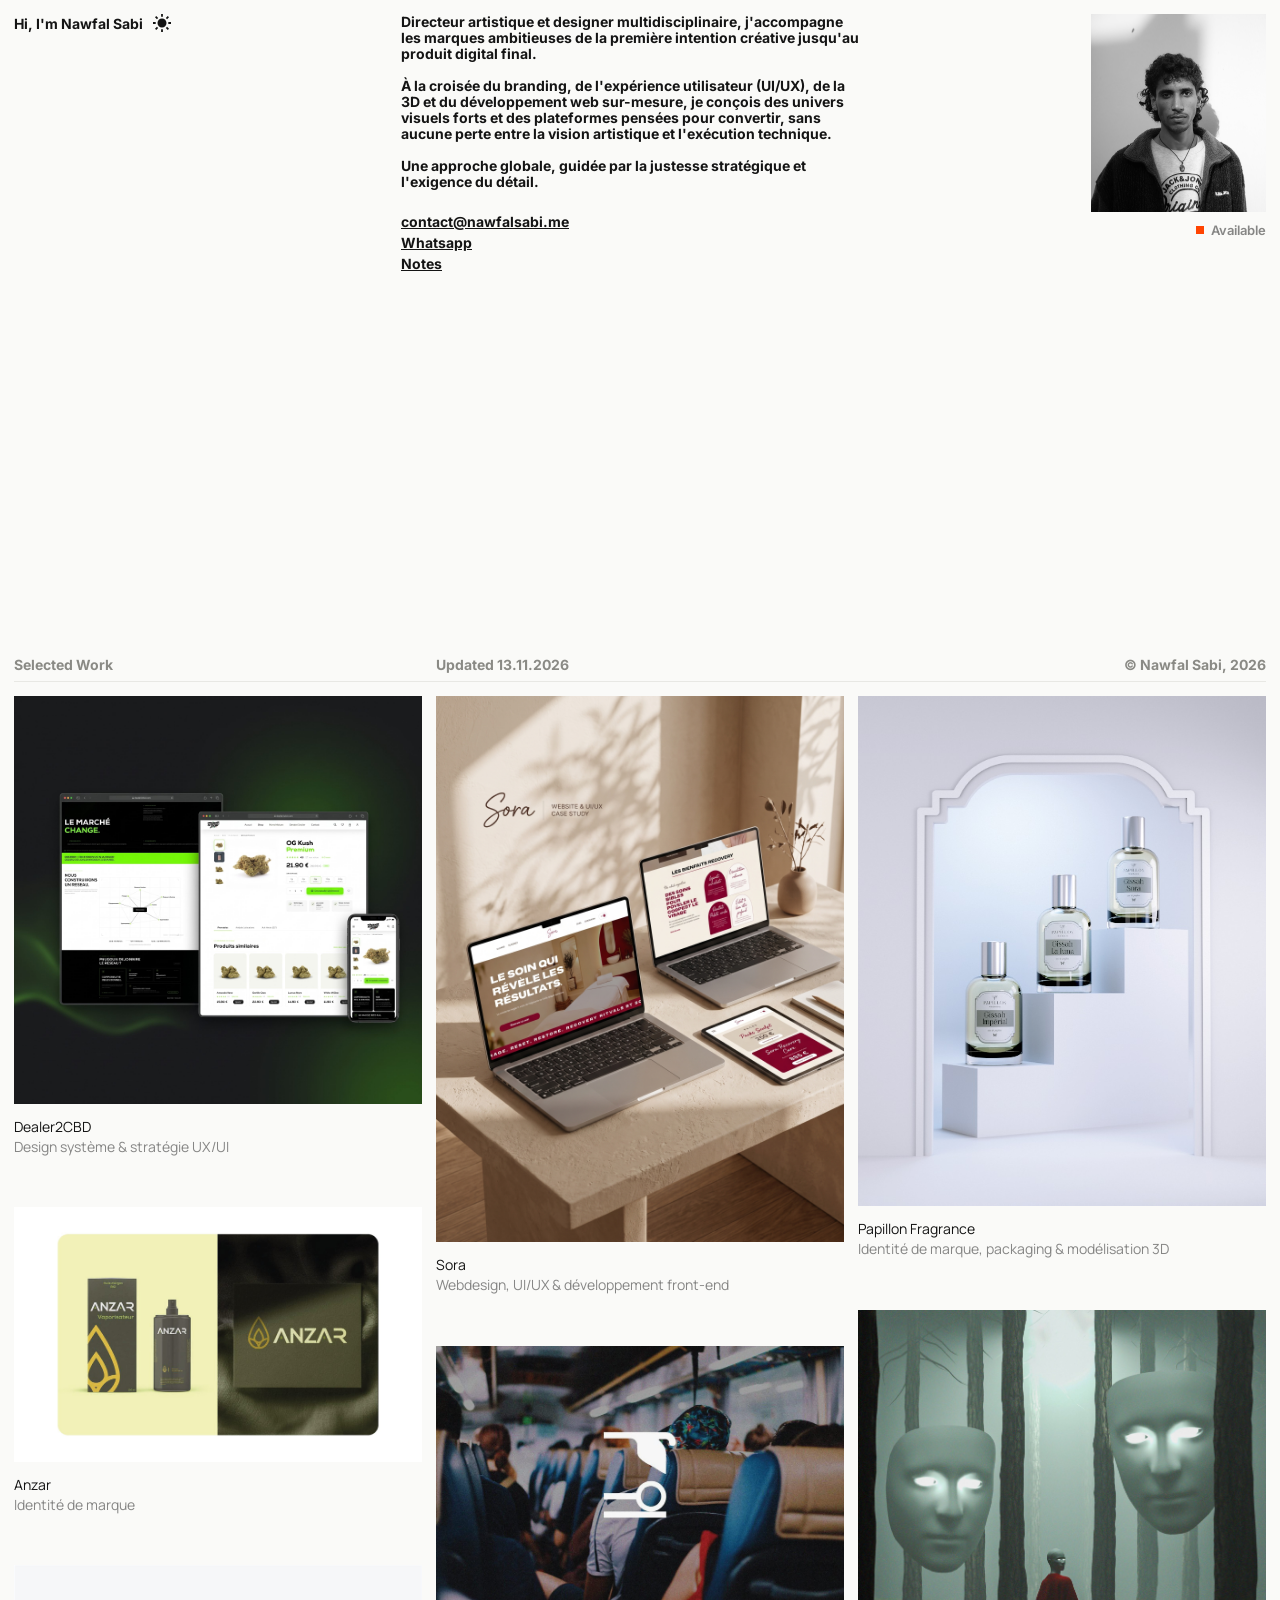
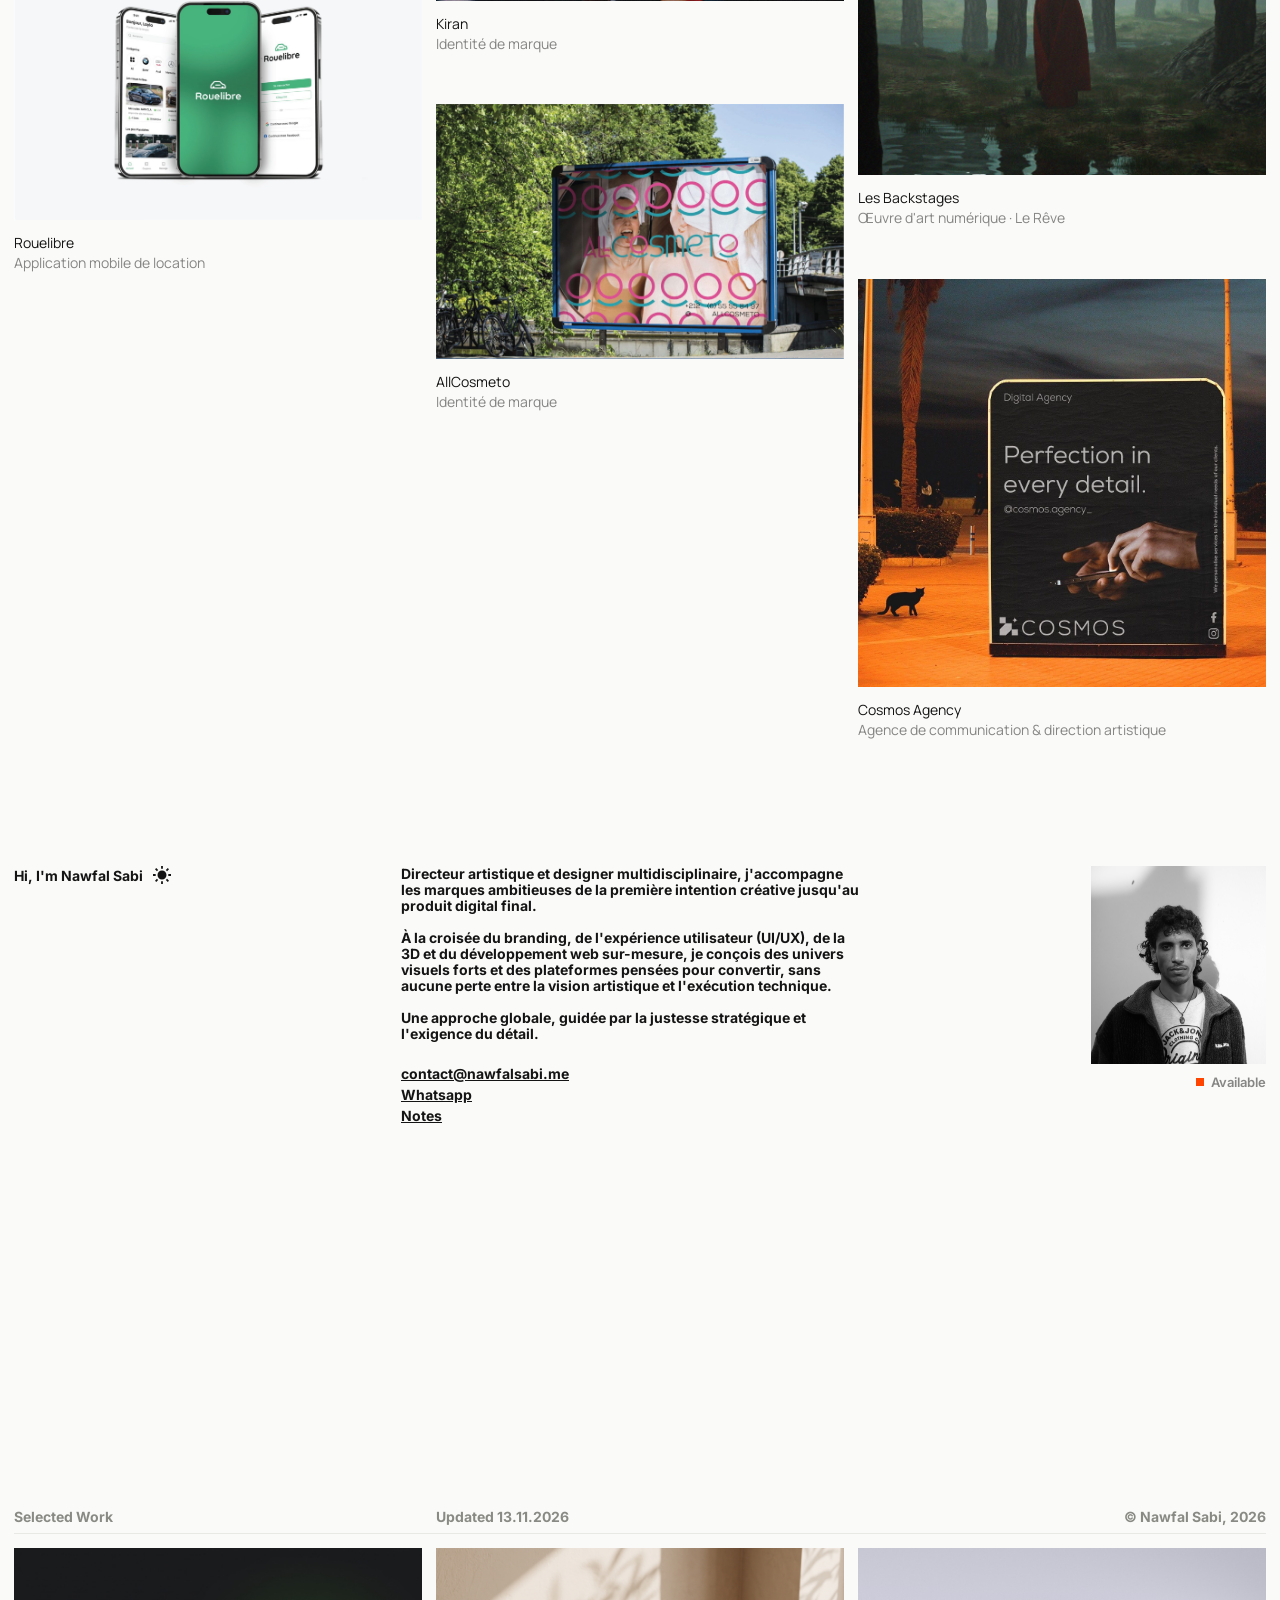
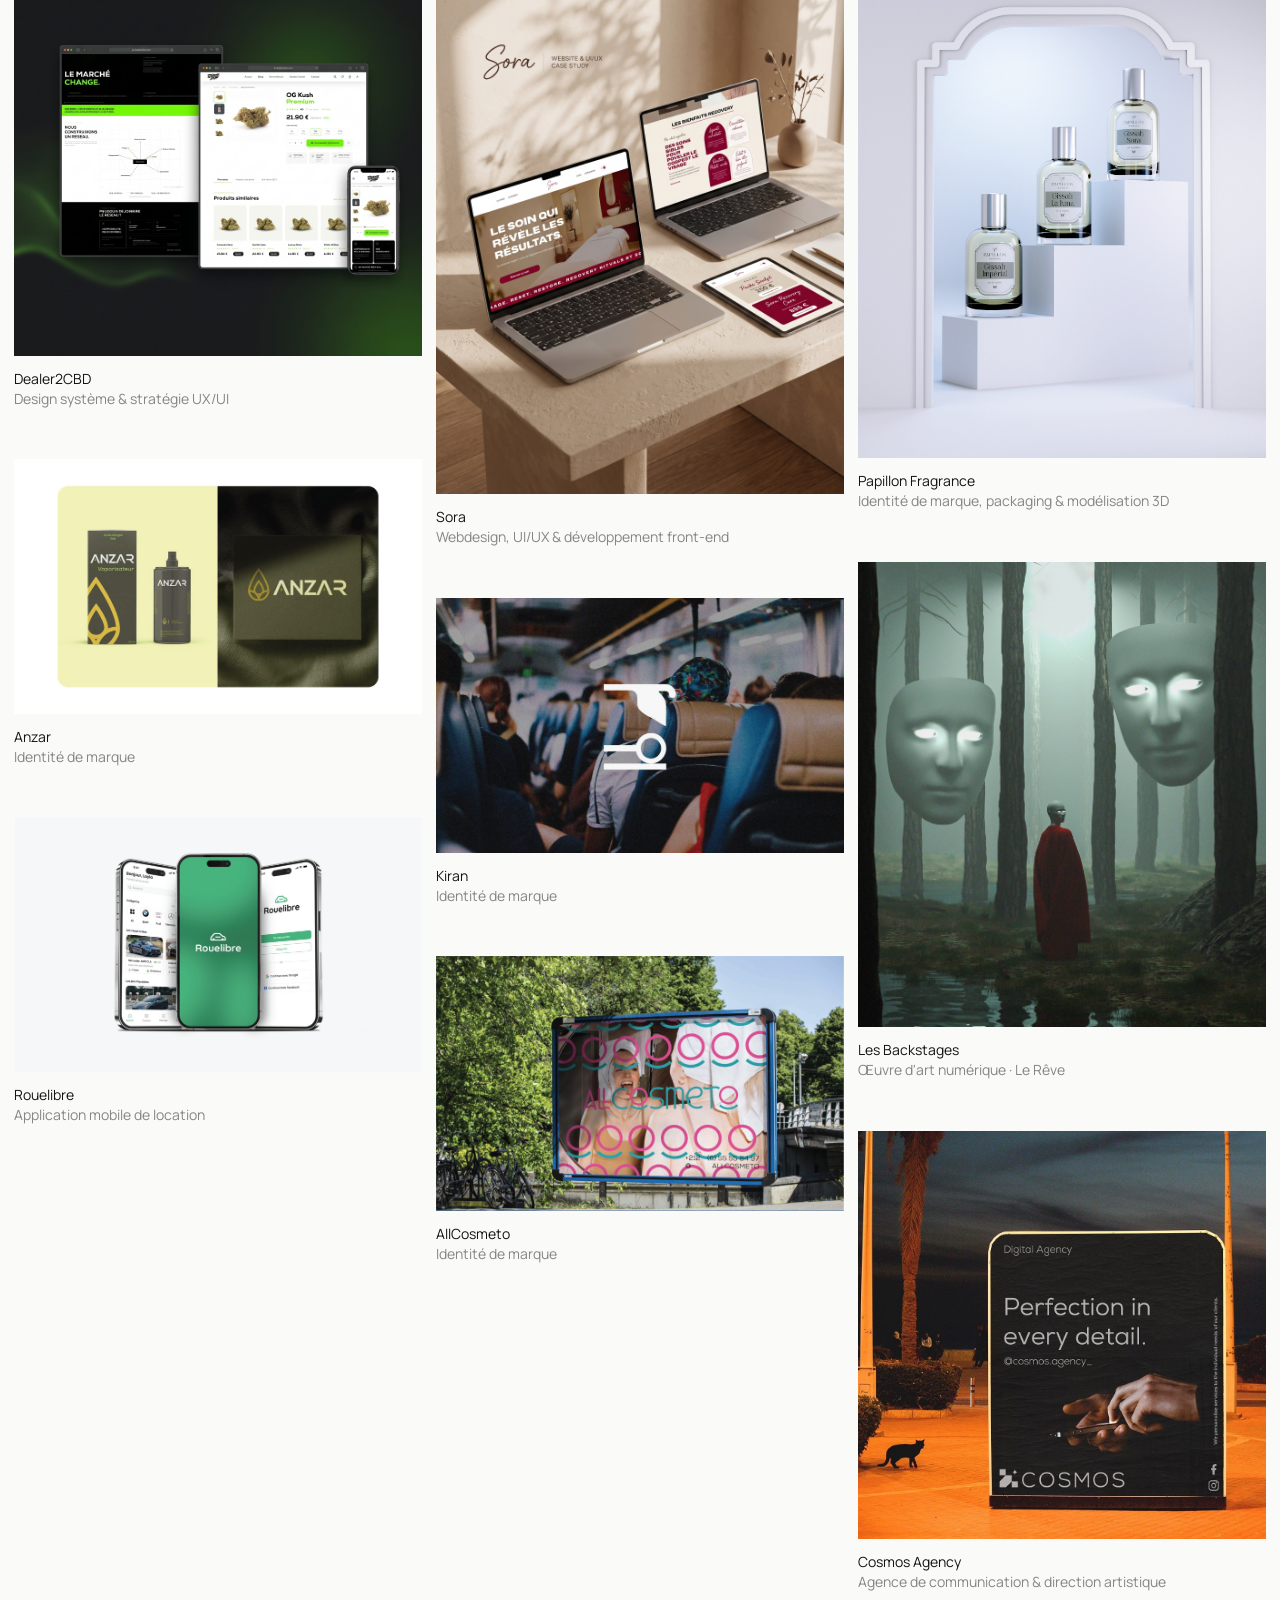
<file: index.html>
<!DOCTYPE html>
<html lang="fr">
<head>
	<meta charset="UTF-8" />
	<meta name="viewport" content="width=device-width, initial-scale=1.0" />
	<title>Nawfal Sabi · Directeur Artistique & Designer UI/UX</title>
	<link rel="canonical" href="https://nawfalsabi.me/" />
	<meta name="description" content="Nawfal Sabi, directeur artistique et designer multidisciplinaire spécialisé en branding, UI/UX, 3D et développement web sur-mesure." />
	<meta name="robots" content="index, follow" />
	<meta name="author" content="Nawfal Sabi" />

	<!-- Open Graph / LinkedIn / WhatsApp -->
	<meta property="og:type" content="website" />
	<meta property="og:site_name" content="Nawfal Sabi" />
	<meta property="og:locale" content="fr_FR" />
	<meta property="og:url" content="https://nawfalsabi.me/" />
	<meta property="og:title" content="Nawfal Sabi · Directeur Artistique & Designer UI/UX" />
	<meta property="og:description" content="Directeur artistique et designer multidisciplinaire : branding, stratégie UI/UX, 3D et développement web sur-mesure." />
	<meta property="og:image" content="https://nawfalsabi.me/assets/nawfal-portrait.png" />

	<!-- Twitter Card -->
	<meta name="twitter:card" content="summary_large_image" />
	<meta name="twitter:title" content="Nawfal Sabi · Directeur Artistique & Designer UI/UX" />
	<meta name="twitter:description" content="Directeur artistique et designer multidisciplinaire : branding, stratégie UI/UX, 3D et développement web sur-mesure." />
	<meta name="twitter:image" content="https://nawfalsabi.me/assets/nawfal-portrait.png" />

	<!-- Schema.org JSON-LD -->
	<script type="application/ld+json">
	{
		"@context": "https://schema.org",
		"@type": "Person",
		"name": "Nawfal Sabi",
		"url": "https://nawfalsabi.me/",
		"image": "https://nawfalsabi.me/assets/nawfal-portrait.png",
		"jobTitle": "Directeur Artistique & Designer UI/UX",
		"email": "mailto:contact@nawfalsabi.me",
		"telephone": "+212645552467",
		"knowsAbout": ["Direction Artistique", "Branding", "UI/UX Design", "Webdesign", "3D", "Développement Front-end"]
	}
	</script>
	<link id="favicon" rel="icon" type="image/svg+xml" href="favicon-light.svg" />
	<link rel="preload" as="image" href="assets/nawfal-portrait.png" fetchpriority="high" />
	<link rel="preconnect" href="https://fonts.googleapis.com" />
	<link rel="preconnect" href="https://fonts.gstatic.com" crossorigin />
	<link href="https://fonts.googleapis.com/css2?family=IBM+Plex+Mono:wght@400;500&family=Inter:wght@300;400;500;700&family=Manrope:wght@400&family=Playfair+Display:ital,wght@0,400;0,600;1,400;1,600&display=swap" rel="stylesheet" />
	<link rel="stylesheet" href="style.css" />
</head>
<body>
	<div id="custom-cursor" class="custom-cursor"></div>

	<main id="infinite-container">
		<div class="loop-cycle" id="primary-cycle">
			<section id="accueil" class="hero-row">
				<div class="hero-greeting-row">
					<p class="hero-greeting">Hi, I'm Nawfal Sabi</p>

					<button class="theme-toggle" aria-label="Basculer le thème">
						<svg class="theme-icon theme-icon-sun" xmlns="http://www.w3.org/2000/svg" viewBox="0 0 20 20" fill="currentColor">
							<path d="M 4.995 10 C 4.995 12.761 7.241 15.007 10.002 15.007 C 12.763 15.007 15.009 12.761 15.009 10 C 15.009 7.239 12.763 4.993 10.002 4.993 C 7.241 4.993 4.995 7.239 4.995 10 Z M 9 17 L 11 17 L 11 20 L 9 20 Z M 9 0 L 11 0 L 11 3 L 9 3 Z M 0 9 L 3 9 L 3 11 L 0 11 Z M 17 9 L 20 9 L 20 11 L 17 11 Z M 3.637 17.778 L 2.223 16.364 L 4.344 14.243 L 5.758 15.657 Z M 14.242 4.344 L 16.364 2.222 L 17.778 3.636 L 15.656 5.758 Z M 4.344 5.759 L 2.223 3.637 L 3.638 2.223 L 5.758 4.345 Z M 17.778 16.364 L 16.364 17.778 L 14.242 15.656 L 15.656 14.242 Z"/>
						</svg>
						<svg class="theme-icon theme-icon-moon" xmlns="http://www.w3.org/2000/svg" viewBox="0 0 20 20" fill="currentColor">
							<path d="M 8.006 16 C 3.585 16 0 12.415 0 7.994 C 0 3.725 3.34 0.237 7.549 0 C 6.197 1.101 5.334 2.779 5.334 4.658 C 5.334 7.975 8.022 10.663 11.339 10.663 C 13.22 10.663 14.899 9.798 16 8.444 C 15.766 12.656 12.277 16 8.006 16 Z" transform="translate(2 2)"/>
						</svg>
					</button>
				</div>

				<div class="hero-bio-block">
					<div class="hero-bio-text">
						<p>Directeur artistique et designer multidisciplinaire, j'accompagne les marques ambitieuses de la première intention créative jusqu'au produit digital final.</p>
						<p>À la croisée du branding, de l'expérience utilisateur (UI/UX), de la 3D et du développement web sur-mesure, je conçois des univers visuels forts et des plateformes pensées pour convertir, sans aucune perte entre la vision artistique et l'exécution technique.</p>
						<p>Une approche globale, guidée par la justesse stratégique et l'exigence du détail.</p>
					</div>

					<div class="hero-links">
						<p><a href="mailto:contact@nawfalsabi.me">contact@nawfalsabi.me</a></p>
						<p><a href="https://wa.me/212645552467" target="_blank" rel="noopener noreferrer">Whatsapp</a></p>
						<p><a href="notes.html" class="notes-link">Notes</a></p>
					</div>
				</div>

				<div class="hero-right-col">
					<div class="hero-portrait">
						<img src="assets/nawfal-portrait.png" alt="Nawfal Sabi" loading="eager" decoding="async" fetchpriority="high" />
					</div>

					<button type="button" class="availability-btn" aria-label="Copier l'email contact@nawfalsabi.me">
						<span class="availability-dot" aria-hidden="true"></span>
						<span class="availability-text">Available</span>
						<span class="availability-tooltip" role="status">Copy email?</span>
					</button>
				</div>
			</section>

			<section id="featured" class="featured-section">
				<div class="featured-header">
					<span>Selected Work</span>
					<span>Updated 13.11.2026</span>
					<span class="align-right">© Nawfal Sabi, 2026</span>
				</div>
				<div class="featured-rule"></div>

				<div class="featured-grid" id="featured-grid"></div>
			</section>
		</div>
	</main>

	<script src="data.js"></script>
	<script src="script.js"></script>
</body>
</html>
</file>
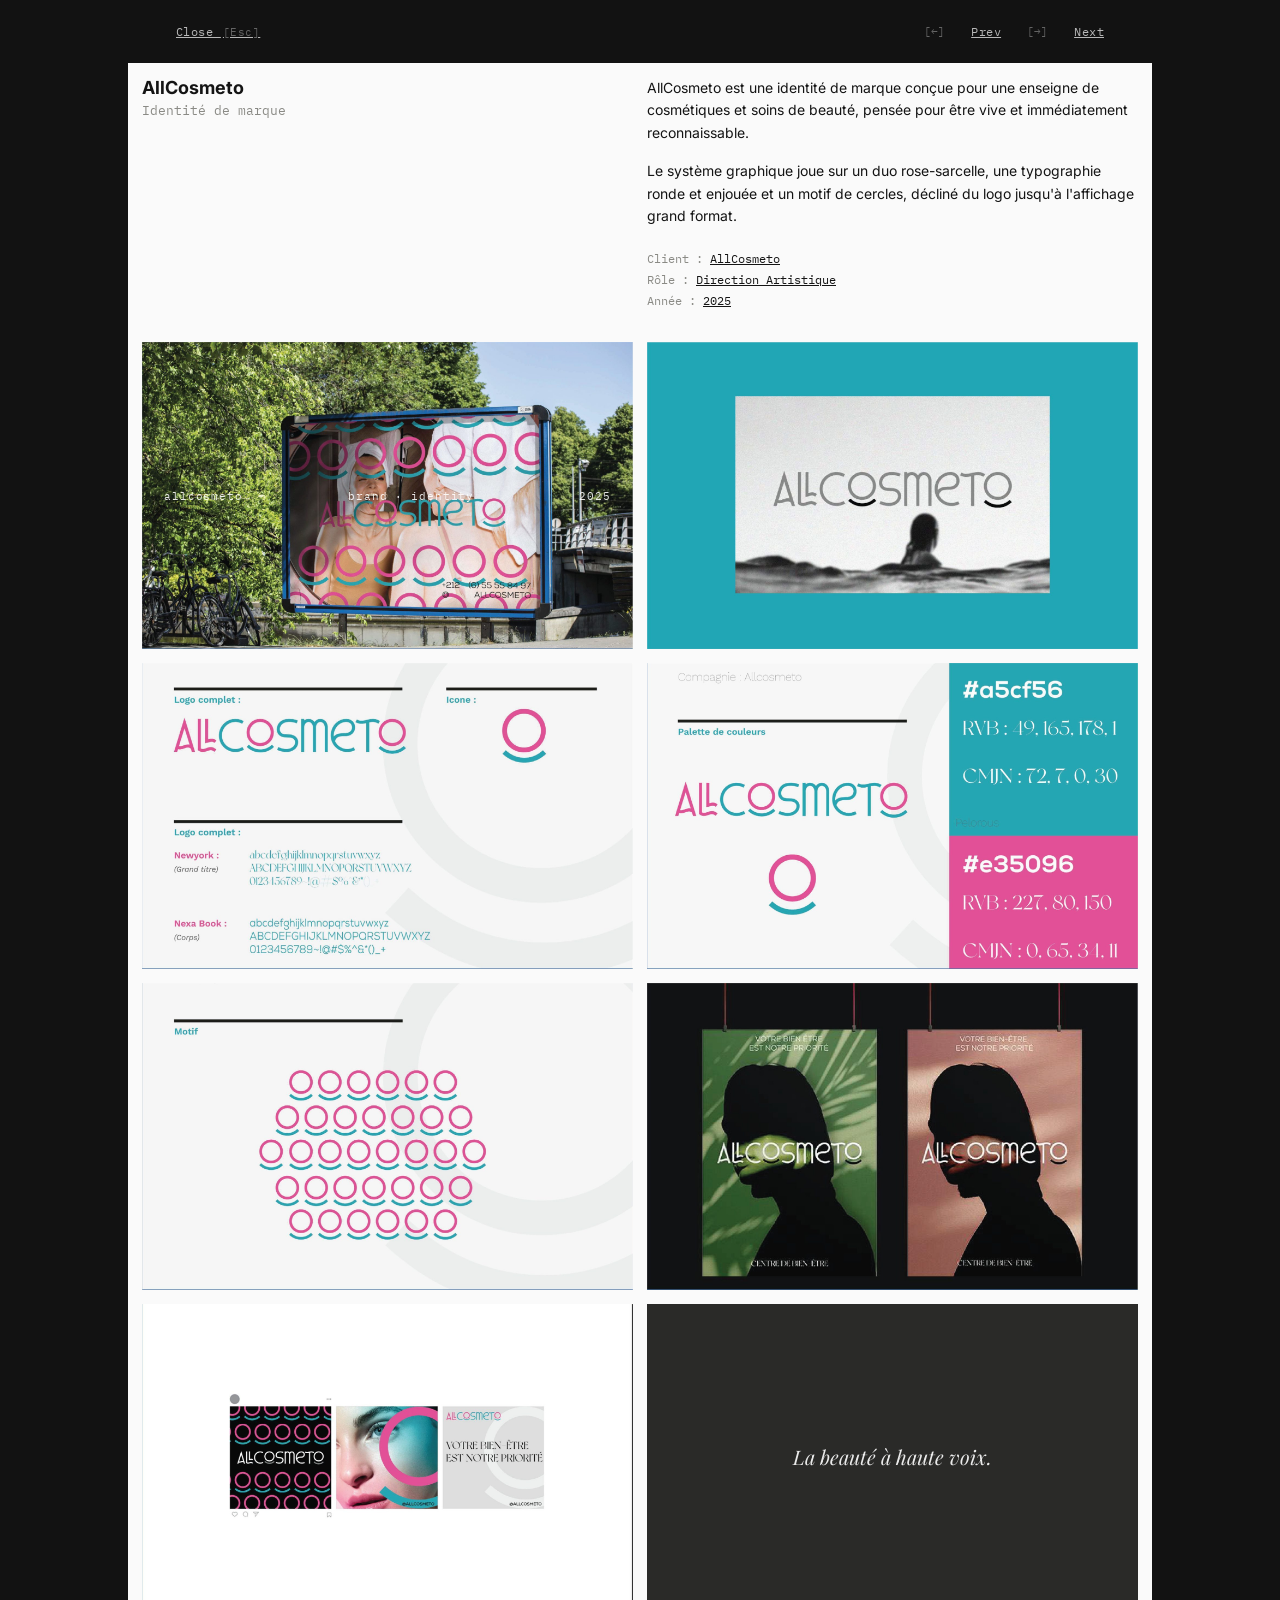
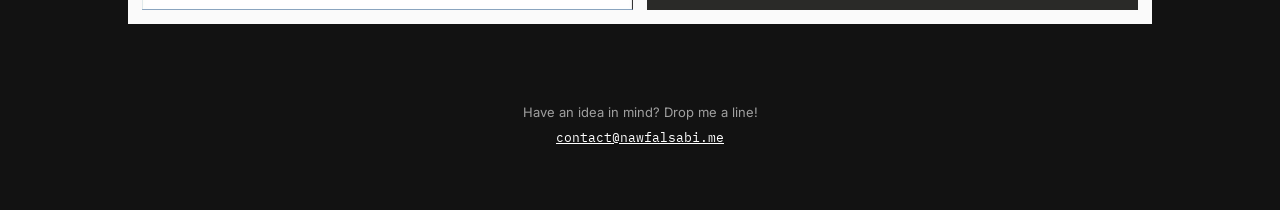
<file: allcosmeto.html>
<!DOCTYPE html>
<html lang="fr">
<head>
	<meta charset="UTF-8" />
	<meta name="viewport" content="width=device-width, initial-scale=1.0" />
	<title>AllCosmeto · Identité de marque & Direction Artistique · Nawfal Sabi</title>
	<link rel="canonical" href="https://nawfalsabi.me/allcosmeto" />
	<meta name="description" content="AllCosmeto : identité de marque, système graphique et supports de communication réalisés par Nawfal Sabi pour une enseigne de cosmétiques." />
	<meta name="robots" content="index, follow" />
	<meta name="author" content="Nawfal Sabi" />

	<!-- Open Graph / LinkedIn / WhatsApp -->
	<meta property="og:type" content="article" />
	<meta property="og:site_name" content="Nawfal Sabi" />
	<meta property="og:locale" content="fr_FR" />
	<meta property="og:url" content="https://nawfalsabi.me/allcosmeto" />
	<meta property="og:title" content="AllCosmeto · Identité de marque & Direction Artistique · Nawfal Sabi" />
	<meta property="og:description" content="AllCosmeto : identité de marque, système graphique et supports de communication réalisés par Nawfal Sabi pour une enseigne de cosmétiques." />
	<meta property="og:image" content="https://nawfalsabi.me/assets/projects/allcosmeto/01.jpg" />

	<!-- Twitter Card -->
	<meta name="twitter:card" content="summary_large_image" />
	<meta name="twitter:title" content="AllCosmeto · Identité de marque & Direction Artistique · Nawfal Sabi" />
	<meta name="twitter:description" content="AllCosmeto : identité de marque, système graphique et supports de communication réalisés par Nawfal Sabi pour une enseigne de cosmétiques." />
	<meta name="twitter:image" content="https://nawfalsabi.me/assets/projects/allcosmeto/01.jpg" />

	<!-- Schema.org JSON-LD -->
	<script type="application/ld+json">
	{
		"@context": "https://schema.org",
		"@type": "CreativeWork",
		"name": "AllCosmeto · Identité de marque",
		"description": "AllCosmeto : identité de marque, système graphique et supports de communication réalisés par Nawfal Sabi pour une enseigne de cosmétiques.",
		"url": "https://nawfalsabi.me/allcosmeto",
		"image": "https://nawfalsabi.me/assets/projects/allcosmeto/01.jpg",
		"dateCreated": "2025",
		"creator": {
			"@type": "Person",
			"name": "Nawfal Sabi",
			"url": "https://nawfalsabi.me/"
		}
	}
	</script>

	<link rel="icon" type="image/svg+xml" href="favicon-dark.svg" />
	<link rel="preconnect" href="https://fonts.googleapis.com" />
	<link rel="preconnect" href="https://fonts.gstatic.com" crossorigin />
	<link href="https://fonts.googleapis.com/css2?family=Playfair+Display:ital,wght@0,400;0,600;1,400;1,600&family=IBM+Plex+Mono:wght@400;500&family=Inter:wght@300;400;500;700&display=swap" rel="stylesheet" />
	<link rel="stylesheet" href="style.css" />
</head>
<body class="project-page">
	<div id="custom-cursor" class="custom-cursor"></div>

	<div class="project-topbar">
		<a href="/" id="project-close" class="project-topbar-link">Close <span class="project-key-hint">[Esc]</span></a>
		<div class="project-topbar-nav">
			<span class="project-key-hint">[←]</span>
			<a href="#" id="project-prev" class="project-topbar-link">Prev</a>
			<span class="project-key-hint">[→]</span>
			<a href="#" id="project-next" class="project-topbar-link">Next</a>
		</div>
	</div>

	<div class="project-detail-card">
		<div class="project-header">
			<div>
				<p class="project-title" id="project-title">AllCosmeto</p>
				<p class="project-subtitle" id="project-subtitle">Identité de marque</p>
			</div>

			<div>
				<div class="project-description" id="project-description"></div>
				<div class="project-meta" id="project-meta"></div>
			</div>
		</div>

		<div class="project-media-grid" id="project-media-grid"></div>
	</div>

	<div class="project-footer">
		<p>Have an idea in mind? Drop me a line!</p>
		<a href="mailto:contact@nawfalsabi.me">contact@nawfalsabi.me</a>
	</div>

	<script src="data.js"></script>
	<script src="project.js"></script>
</body>
</html>
</file>
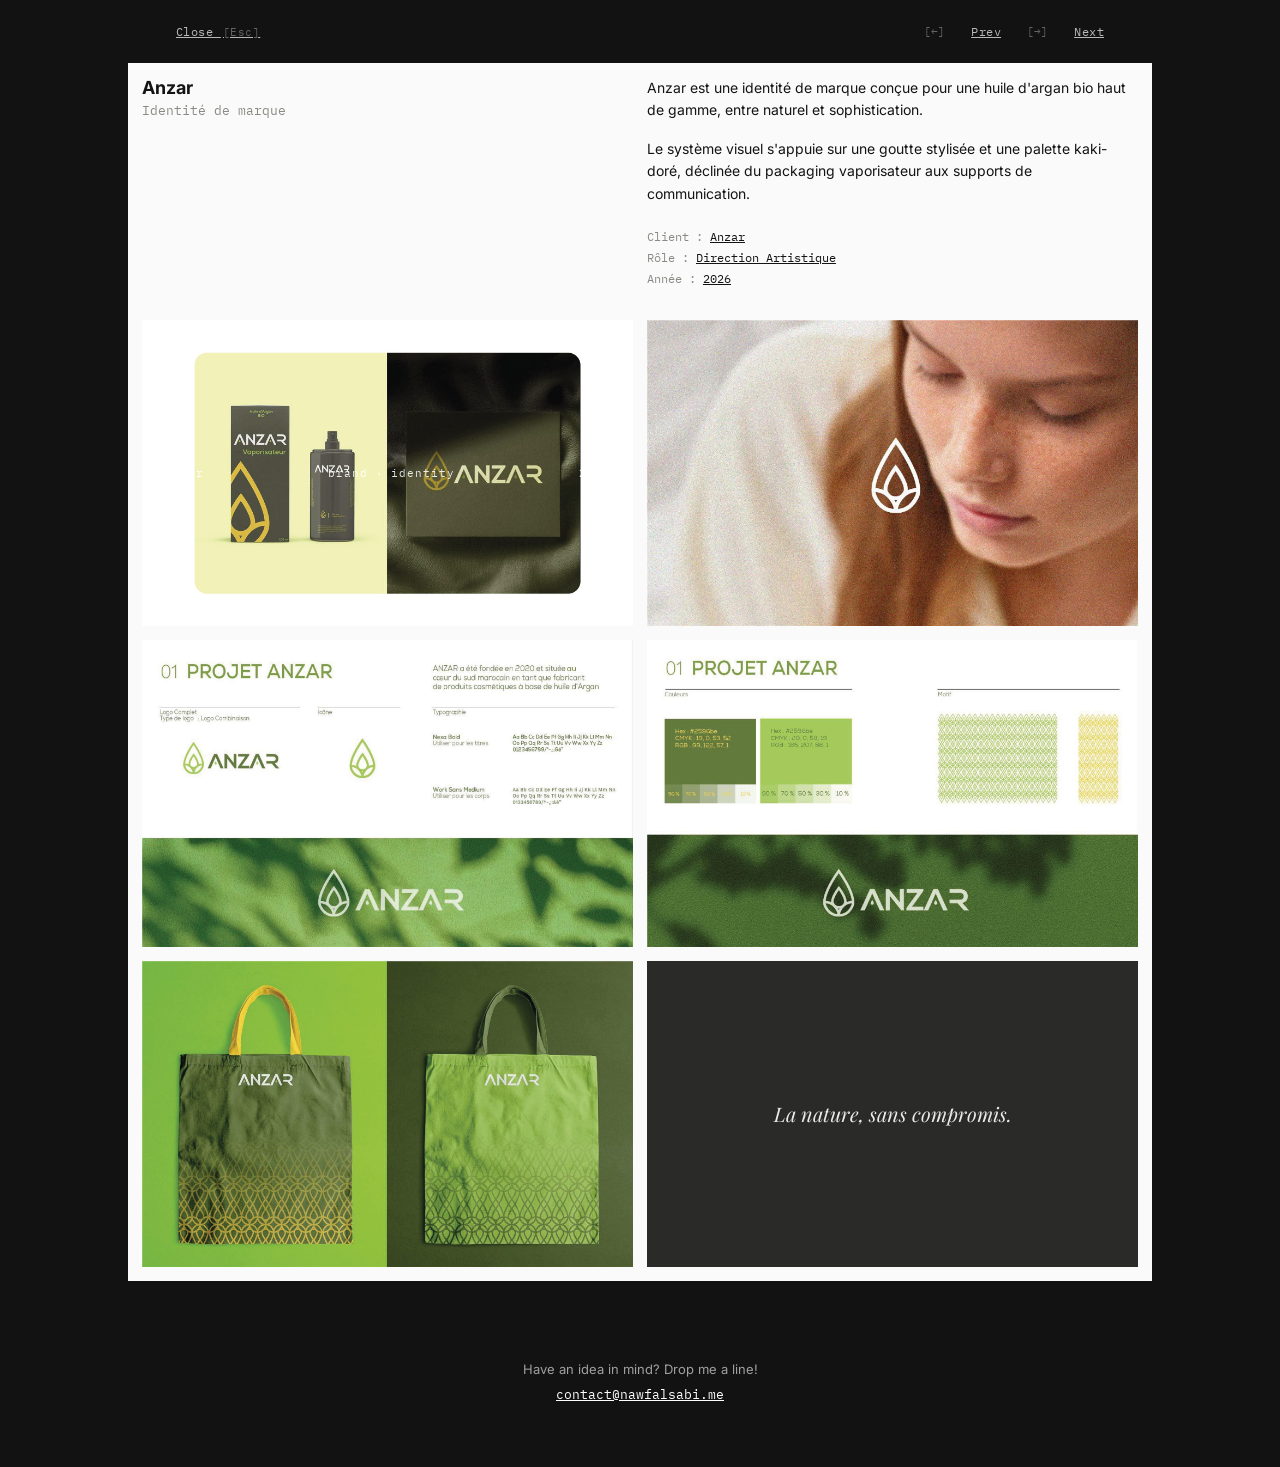
<file: anzar.html>
<!DOCTYPE html>
<html lang="fr">
<head>
	<meta charset="UTF-8" />
	<meta name="viewport" content="width=device-width, initial-scale=1.0" />
	<title>Anzar · Identité de marque & Packaging · Nawfal Sabi</title>
	<link rel="canonical" href="https://nawfalsabi.me/anzar" />
	<meta name="description" content="Anzar : identité visuelle et packaging haut de gamme conçus par Nawfal Sabi pour une marque d'huile d'argan bio entre naturel et sophistication." />
	<meta name="robots" content="index, follow" />
	<meta name="author" content="Nawfal Sabi" />

	<!-- Open Graph / LinkedIn / WhatsApp -->
	<meta property="og:type" content="article" />
	<meta property="og:site_name" content="Nawfal Sabi" />
	<meta property="og:locale" content="fr_FR" />
	<meta property="og:url" content="https://nawfalsabi.me/anzar" />
	<meta property="og:title" content="Anzar · Identité de marque & Packaging · Nawfal Sabi" />
	<meta property="og:description" content="Anzar : identité visuelle et packaging haut de gamme conçus par Nawfal Sabi pour une marque d'huile d'argan bio entre naturel et sophistication." />
	<meta property="og:image" content="https://nawfalsabi.me/assets/projects/anzar/01.jpg" />

	<!-- Twitter Card -->
	<meta name="twitter:card" content="summary_large_image" />
	<meta name="twitter:title" content="Anzar · Identité de marque & Packaging · Nawfal Sabi" />
	<meta name="twitter:description" content="Anzar : identité visuelle et packaging haut de gamme conçus par Nawfal Sabi pour une marque d'huile d'argan bio entre naturel et sophistication." />
	<meta name="twitter:image" content="https://nawfalsabi.me/assets/projects/anzar/01.jpg" />

	<!-- Schema.org JSON-LD -->
	<script type="application/ld+json">
	{
		"@context": "https://schema.org",
		"@type": "CreativeWork",
		"name": "Anzar · Identité de marque",
		"description": "Anzar : identité visuelle et packaging haut de gamme conçus par Nawfal Sabi pour une marque d'huile d'argan bio entre naturel et sophistication.",
		"url": "https://nawfalsabi.me/anzar",
		"image": "https://nawfalsabi.me/assets/projects/anzar/01.jpg",
		"dateCreated": "2026",
		"creator": {
			"@type": "Person",
			"name": "Nawfal Sabi",
			"url": "https://nawfalsabi.me/"
		}
	}
	</script>

	<link rel="icon" type="image/svg+xml" href="favicon-dark.svg" />
	<link rel="preconnect" href="https://fonts.googleapis.com" />
	<link rel="preconnect" href="https://fonts.gstatic.com" crossorigin />
	<link href="https://fonts.googleapis.com/css2?family=Playfair+Display:ital,wght@0,400;0,600;1,400;1,600&family=IBM+Plex+Mono:wght@400;500&family=Inter:wght@300;400;500;700&display=swap" rel="stylesheet" />
	<link rel="stylesheet" href="style.css" />
</head>
<body class="project-page">
	<div id="custom-cursor" class="custom-cursor"></div>

	<div class="project-topbar">
		<a href="/" id="project-close" class="project-topbar-link">Close <span class="project-key-hint">[Esc]</span></a>
		<div class="project-topbar-nav">
			<span class="project-key-hint">[←]</span>
			<a href="#" id="project-prev" class="project-topbar-link">Prev</a>
			<span class="project-key-hint">[→]</span>
			<a href="#" id="project-next" class="project-topbar-link">Next</a>
		</div>
	</div>

	<div class="project-detail-card">
		<div class="project-header">
			<div>
				<p class="project-title" id="project-title">Anzar</p>
				<p class="project-subtitle" id="project-subtitle">Identité de marque</p>
			</div>

			<div>
				<div class="project-description" id="project-description"></div>
				<div class="project-meta" id="project-meta"></div>
			</div>
		</div>

		<div class="project-media-grid" id="project-media-grid"></div>
	</div>

	<div class="project-footer">
		<p>Have an idea in mind? Drop me a line!</p>
		<a href="mailto:contact@nawfalsabi.me">contact@nawfalsabi.me</a>
	</div>

	<script src="data.js"></script>
	<script src="project.js"></script>
</body>
</html>
</file>
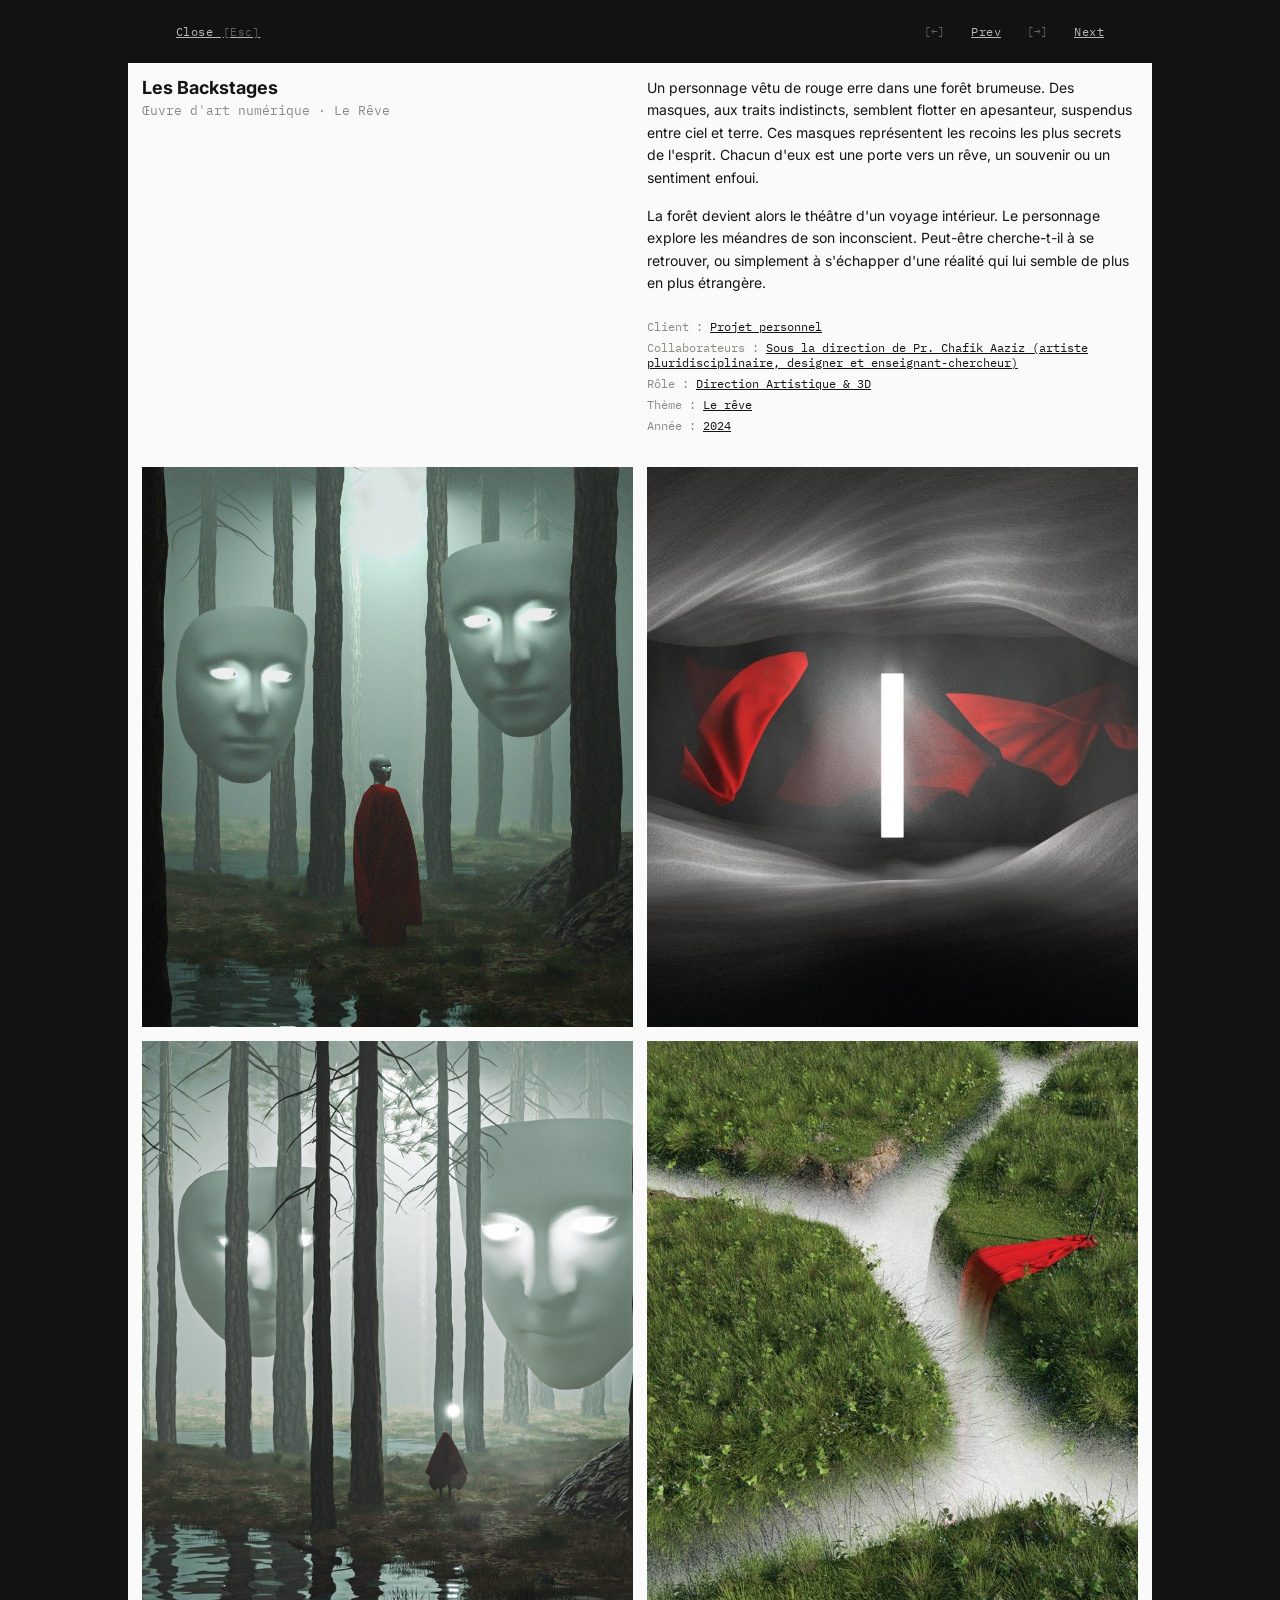
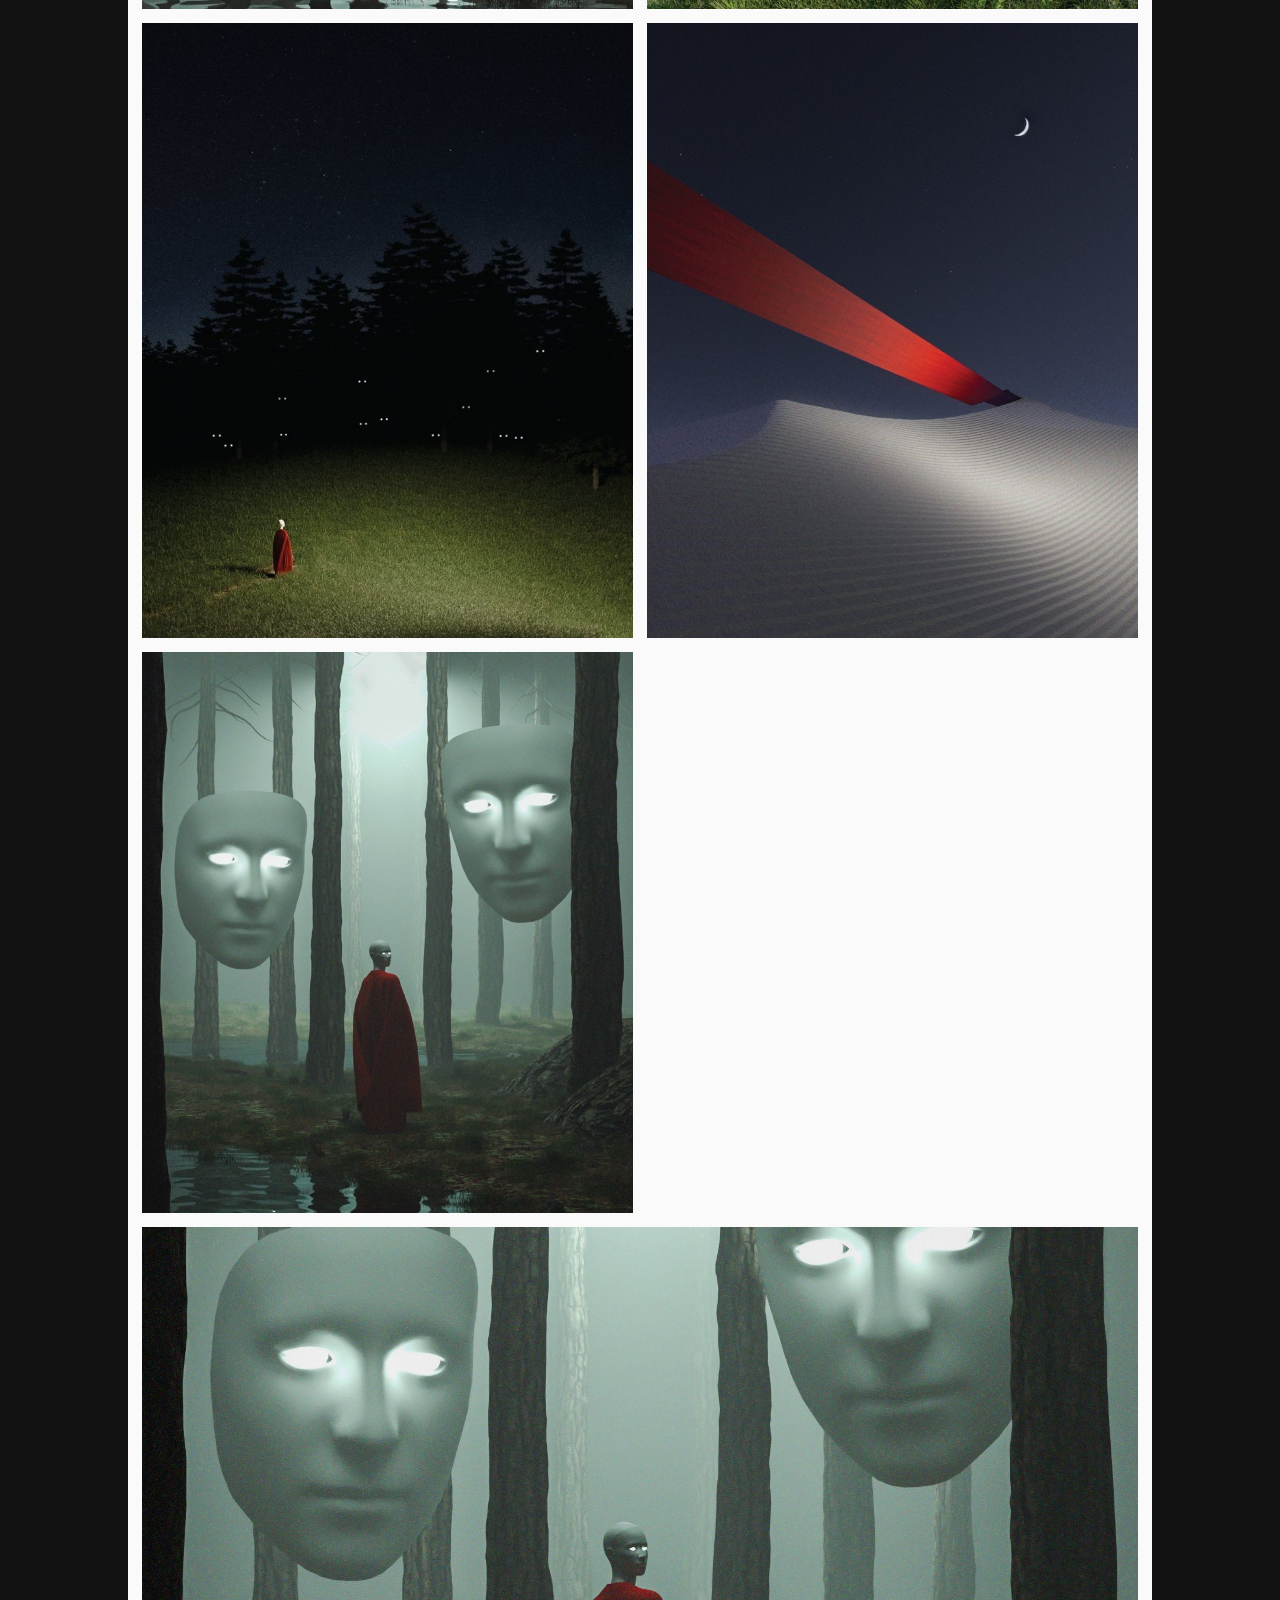
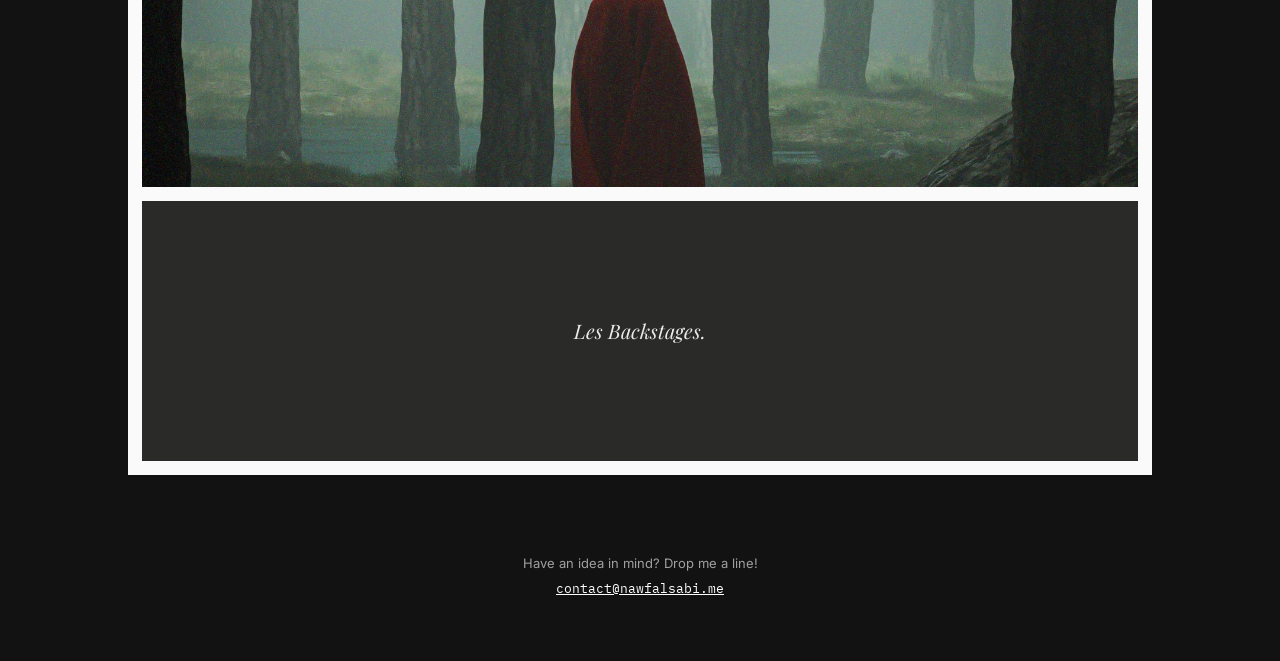
<file: backstages.html>
<!DOCTYPE html>
<html lang="fr">
<head>
	<meta charset="UTF-8" />
	<meta name="viewport" content="width=device-width, initial-scale=1.0" />
	<title>Les Backstages · Œuvre d'art numérique & 3D · Nawfal Sabi</title>
	<link rel="canonical" href="https://nawfalsabi.me/backstages" />
	<meta name="description" content="Les Backstages : direction artistique et création 3D par Nawfal Sabi explorant les méandres du rêve et de l'inconscient." />
	<meta name="robots" content="index, follow" />
	<meta name="author" content="Nawfal Sabi" />

	<!-- Open Graph / LinkedIn / WhatsApp -->
	<meta property="og:type" content="article" />
	<meta property="og:site_name" content="Nawfal Sabi" />
	<meta property="og:locale" content="fr_FR" />
	<meta property="og:url" content="https://nawfalsabi.me/backstages" />
	<meta property="og:title" content="Les Backstages · Œuvre d'art numérique & 3D · Nawfal Sabi" />
	<meta property="og:description" content="Les Backstages : direction artistique et création 3D par Nawfal Sabi explorant les méandres du rêve et de l'inconscient." />
	<meta property="og:image" content="https://nawfalsabi.me/assets/projects/backstages/cover.jpg" />

	<!-- Twitter Card -->
	<meta name="twitter:card" content="summary_large_image" />
	<meta name="twitter:title" content="Les Backstages · Œuvre d'art numérique & 3D · Nawfal Sabi" />
	<meta name="twitter:description" content="Les Backstages : direction artistique et création 3D par Nawfal Sabi explorant les méandres du rêve et de l'inconscient." />
	<meta name="twitter:image" content="https://nawfalsabi.me/assets/projects/backstages/cover.jpg" />

	<!-- Schema.org JSON-LD -->
	<script type="application/ld+json">
	{
		"@context": "https://schema.org",
		"@type": "CreativeWork",
		"name": "Les Backstages · Œuvre d'art numérique · Le Rêve",
		"description": "Les Backstages : direction artistique et création 3D par Nawfal Sabi explorant les méandres du rêve et de l'inconscient.",
		"url": "https://nawfalsabi.me/backstages",
		"image": "https://nawfalsabi.me/assets/projects/backstages/cover.jpg",
		"dateCreated": "2024",
		"creator": {
			"@type": "Person",
			"name": "Nawfal Sabi",
			"url": "https://nawfalsabi.me/"
		}
	}
	</script>

	<link rel="icon" type="image/svg+xml" href="favicon-dark.svg" />
	<link rel="preconnect" href="https://fonts.googleapis.com" />
	<link rel="preconnect" href="https://fonts.gstatic.com" crossorigin />
	<link href="https://fonts.googleapis.com/css2?family=Playfair+Display:ital,wght@0,400;0,600;1,400;1,600&family=IBM+Plex+Mono:wght@400;500&family=Inter:wght@300;400;500;700&display=swap" rel="stylesheet" />
	<link rel="stylesheet" href="style.css" />
</head>
<body class="project-page">
	<div id="custom-cursor" class="custom-cursor"></div>

	<div class="project-topbar">
		<a href="/" id="project-close" class="project-topbar-link">Close <span class="project-key-hint">[Esc]</span></a>
		<div class="project-topbar-nav">
			<span class="project-key-hint">[←]</span>
			<a href="#" id="project-prev" class="project-topbar-link">Prev</a>
			<span class="project-key-hint">[→]</span>
			<a href="#" id="project-next" class="project-topbar-link">Next</a>
		</div>
	</div>

	<div class="project-detail-card">
		<div class="project-header">
			<div>
				<p class="project-title" id="project-title">Les Backstages</p>
				<p class="project-subtitle" id="project-subtitle">Œuvre d'art numérique · Le Rêve</p>
			</div>

			<div>
				<div class="project-description" id="project-description"></div>
				<div class="project-meta" id="project-meta"></div>
			</div>
		</div>

		<div class="project-media-grid" id="project-media-grid"></div>
	</div>

	<div class="project-footer">
		<p>Have an idea in mind? Drop me a line!</p>
		<a href="mailto:contact@nawfalsabi.me">contact@nawfalsabi.me</a>
	</div>

	<script src="data.js"></script>
	<script src="project.js"></script>
</body>
</html>
</file>
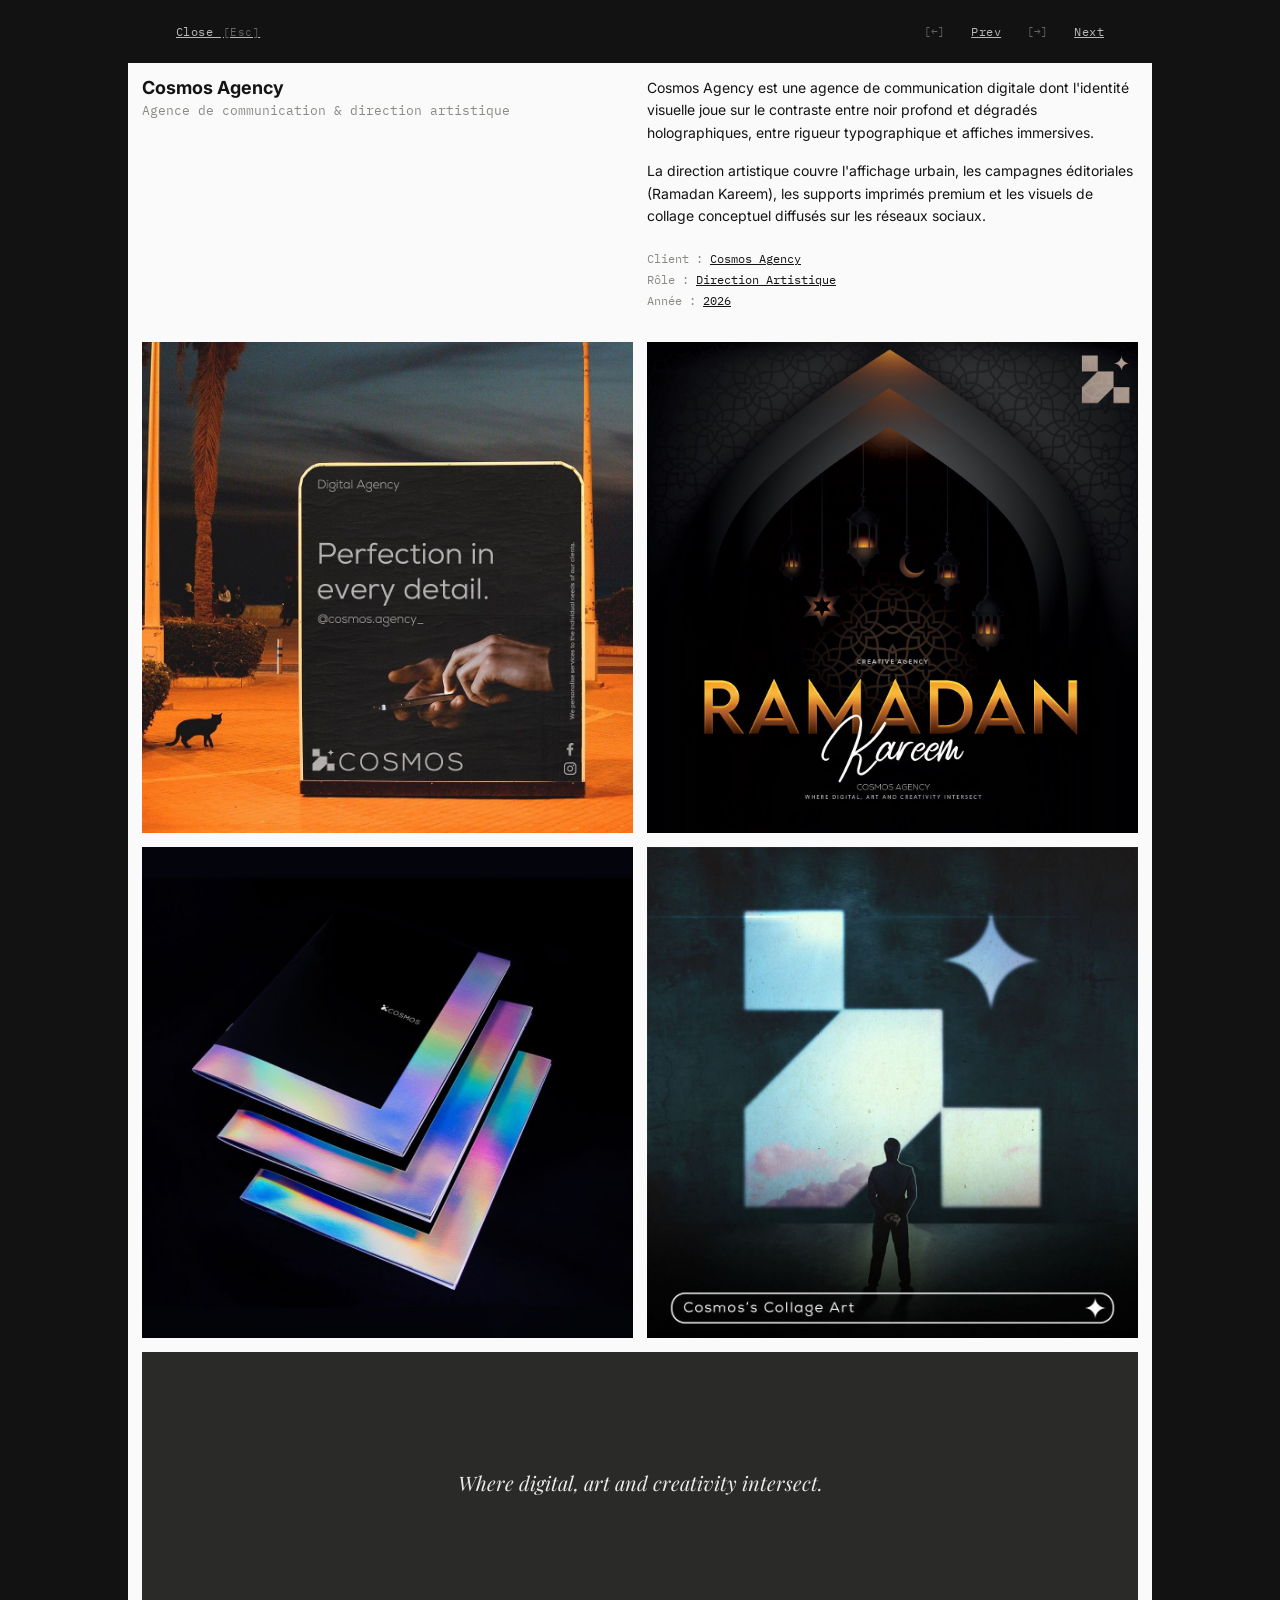
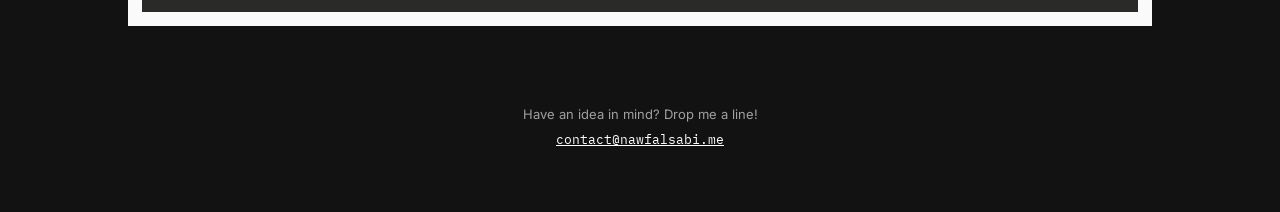
<file: cosmos.html>
<!DOCTYPE html>
<html lang="fr">
<head>
	<meta charset="UTF-8" />
	<meta name="viewport" content="width=device-width, initial-scale=1.0" />
	<title>Cosmos Agency · Direction Artistique & Campagnes · Nawfal Sabi</title>
	<link rel="canonical" href="https://nawfalsabi.me/cosmos" />
	<meta name="description" content="Cosmos Agency : direction artistique, affichage urbain, campagnes éditoriales et supports imprimés conçus par Nawfal Sabi." />
	<meta name="robots" content="index, follow" />
	<meta name="author" content="Nawfal Sabi" />

	<!-- Open Graph / LinkedIn / WhatsApp -->
	<meta property="og:type" content="article" />
	<meta property="og:site_name" content="Nawfal Sabi" />
	<meta property="og:locale" content="fr_FR" />
	<meta property="og:url" content="https://nawfalsabi.me/cosmos" />
	<meta property="og:title" content="Cosmos Agency · Direction Artistique & Campagnes · Nawfal Sabi" />
	<meta property="og:description" content="Cosmos Agency : direction artistique, affichage urbain, campagnes éditoriales et supports imprimés conçus par Nawfal Sabi." />
	<meta property="og:image" content="https://nawfalsabi.me/assets/projects/cosmos/01-billboard.jpg" />

	<!-- Twitter Card -->
	<meta name="twitter:card" content="summary_large_image" />
	<meta name="twitter:title" content="Cosmos Agency · Direction Artistique & Campagnes · Nawfal Sabi" />
	<meta name="twitter:description" content="Cosmos Agency : direction artistique, affichage urbain, campagnes éditoriales et supports imprimés conçus par Nawfal Sabi." />
	<meta name="twitter:image" content="https://nawfalsabi.me/assets/projects/cosmos/01-billboard.jpg" />

	<!-- Schema.org JSON-LD -->
	<script type="application/ld+json">
	{
		"@context": "https://schema.org",
		"@type": "CreativeWork",
		"name": "Cosmos Agency · Agence de communication & direction artistique",
		"description": "Cosmos Agency : direction artistique, affichage urbain, campagnes éditoriales et supports imprimés conçus par Nawfal Sabi.",
		"url": "https://nawfalsabi.me/cosmos",
		"image": "https://nawfalsabi.me/assets/projects/cosmos/01-billboard.jpg",
		"dateCreated": "2026",
		"creator": {
			"@type": "Person",
			"name": "Nawfal Sabi",
			"url": "https://nawfalsabi.me/"
		}
	}
	</script>

	<link rel="icon" type="image/svg+xml" href="favicon-dark.svg" />
	<link rel="preconnect" href="https://fonts.googleapis.com" />
	<link rel="preconnect" href="https://fonts.gstatic.com" crossorigin />
	<link href="https://fonts.googleapis.com/css2?family=Playfair+Display:ital,wght@0,400;0,600;1,400;1,600&family=IBM+Plex+Mono:wght@400;500&family=Inter:wght@300;400;500;700&display=swap" rel="stylesheet" />
	<link rel="stylesheet" href="style.css" />
</head>
<body class="project-page">
	<div id="custom-cursor" class="custom-cursor"></div>

	<div class="project-topbar">
		<a href="/" id="project-close" class="project-topbar-link">Close <span class="project-key-hint">[Esc]</span></a>
		<div class="project-topbar-nav">
			<span class="project-key-hint">[←]</span>
			<a href="#" id="project-prev" class="project-topbar-link">Prev</a>
			<span class="project-key-hint">[→]</span>
			<a href="#" id="project-next" class="project-topbar-link">Next</a>
		</div>
	</div>

	<div class="project-detail-card">
		<div class="project-header">
			<div>
				<p class="project-title" id="project-title">Cosmos Agency</p>
				<p class="project-subtitle" id="project-subtitle">Agence de communication & direction artistique</p>
			</div>

			<div>
				<div class="project-description" id="project-description"></div>
				<div class="project-meta" id="project-meta"></div>
			</div>
		</div>

		<div class="project-media-grid" id="project-media-grid"></div>
	</div>

	<div class="project-footer">
		<p>Have an idea in mind? Drop me a line!</p>
		<a href="mailto:contact@nawfalsabi.me">contact@nawfalsabi.me</a>
	</div>

	<script src="data.js"></script>
	<script src="project.js"></script>
</body>
</html>
</file>
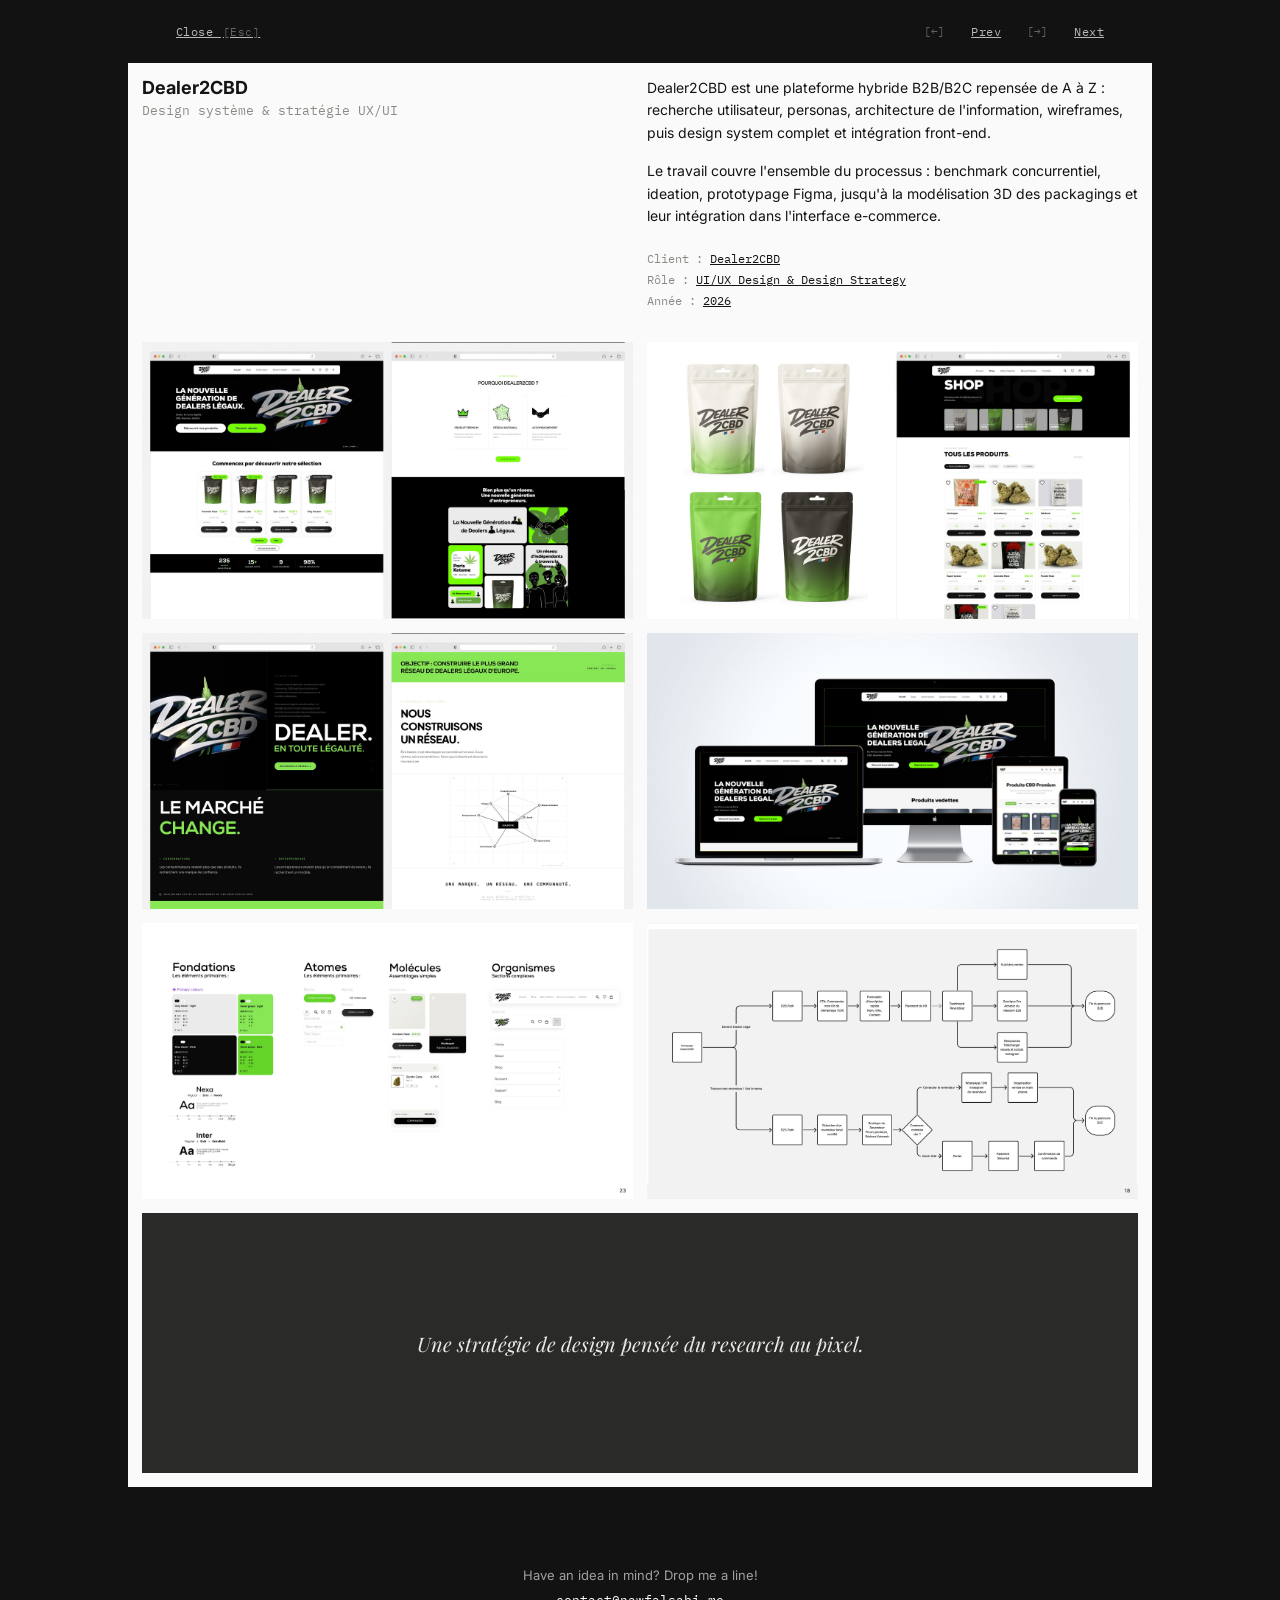
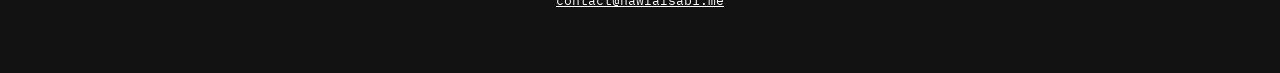
<file: dealer2cbd.html>
<!DOCTYPE html>
<html lang="fr">
<head>
	<meta charset="UTF-8" />
	<meta name="viewport" content="width=device-width, initial-scale=1.0" />
	<title>Dealer2CBD · Design système & stratégie UX/UI · Nawfal Sabi</title>
	<link rel="canonical" href="https://nawfalsabi.me/dealer2cbd" />
	<meta name="description" content="Dealer2CBD : plateforme hybride B2B/B2C repensée de A à Z par Nawfal Sabi · recherche UX/UI, design system Figma, modélisation 3D packaging et intégration e-commerce." />
	<meta name="robots" content="index, follow" />
	<meta name="author" content="Nawfal Sabi" />

	<!-- Open Graph / LinkedIn / WhatsApp -->
	<meta property="og:type" content="article" />
	<meta property="og:site_name" content="Nawfal Sabi" />
	<meta property="og:locale" content="fr_FR" />
	<meta property="og:url" content="https://nawfalsabi.me/dealer2cbd" />
	<meta property="og:title" content="Dealer2CBD · Design système & stratégie UX/UI · Nawfal Sabi" />
	<meta property="og:description" content="Dealer2CBD : plateforme hybride B2B/B2C repensée de A à Z par Nawfal Sabi · recherche UX/UI, design system Figma, modélisation 3D packaging et intégration e-commerce." />
	<meta property="og:image" content="https://nawfalsabi.me/assets/projects/dealer2cbd/01-hero.jpg" />

	<!-- Twitter Card -->
	<meta name="twitter:card" content="summary_large_image" />
	<meta name="twitter:title" content="Dealer2CBD · Design système & stratégie UX/UI · Nawfal Sabi" />
	<meta name="twitter:description" content="Dealer2CBD : plateforme hybride B2B/B2C repensée de A à Z par Nawfal Sabi · recherche UX/UI, design system Figma, modélisation 3D packaging et intégration e-commerce." />
	<meta name="twitter:image" content="https://nawfalsabi.me/assets/projects/dealer2cbd/01-hero.jpg" />

	<!-- Schema.org JSON-LD -->
	<script type="application/ld+json">
	{
		"@context": "https://schema.org",
		"@type": "CreativeWork",
		"name": "Dealer2CBD · Design système & stratégie UX/UI",
		"description": "Dealer2CBD : plateforme hybride B2B/B2C repensée de A à Z par Nawfal Sabi · recherche UX/UI, design system Figma, modélisation 3D packaging et intégration e-commerce.",
		"url": "https://nawfalsabi.me/dealer2cbd",
		"image": "https://nawfalsabi.me/assets/projects/dealer2cbd/01-hero.jpg",
		"dateCreated": "2026",
		"creator": {
			"@type": "Person",
			"name": "Nawfal Sabi",
			"url": "https://nawfalsabi.me/"
		}
	}
	</script>

	<link rel="icon" type="image/svg+xml" href="favicon-dark.svg" />
	<link rel="preconnect" href="https://fonts.googleapis.com" />
	<link rel="preconnect" href="https://fonts.gstatic.com" crossorigin />
	<link href="https://fonts.googleapis.com/css2?family=Playfair+Display:ital,wght@0,400;0,600;1,400;1,600&family=IBM+Plex+Mono:wght@400;500&family=Inter:wght@300;400;500;700&display=swap" rel="stylesheet" />
	<link rel="stylesheet" href="style.css" />
</head>
<body class="project-page">
	<div id="custom-cursor" class="custom-cursor"></div>

	<div class="project-topbar">
		<a href="/" id="project-close" class="project-topbar-link">Close <span class="project-key-hint">[Esc]</span></a>
		<div class="project-topbar-nav">
			<span class="project-key-hint">[←]</span>
			<a href="#" id="project-prev" class="project-topbar-link">Prev</a>
			<span class="project-key-hint">[→]</span>
			<a href="#" id="project-next" class="project-topbar-link">Next</a>
		</div>
	</div>

	<div class="project-detail-card">
		<div class="project-header">
			<div>
				<p class="project-title" id="project-title">Dealer2CBD</p>
				<p class="project-subtitle" id="project-subtitle">Design système & stratégie UX/UI</p>
			</div>

			<div>
				<div class="project-description" id="project-description"></div>
				<div class="project-meta" id="project-meta"></div>
			</div>
		</div>

		<div class="project-media-grid" id="project-media-grid"></div>
	</div>

	<div class="project-footer">
		<p>Have an idea in mind? Drop me a line!</p>
		<a href="mailto:contact@nawfalsabi.me">contact@nawfalsabi.me</a>
	</div>

	<script src="data.js"></script>
	<script src="project.js"></script>
</body>
</html>
</file>
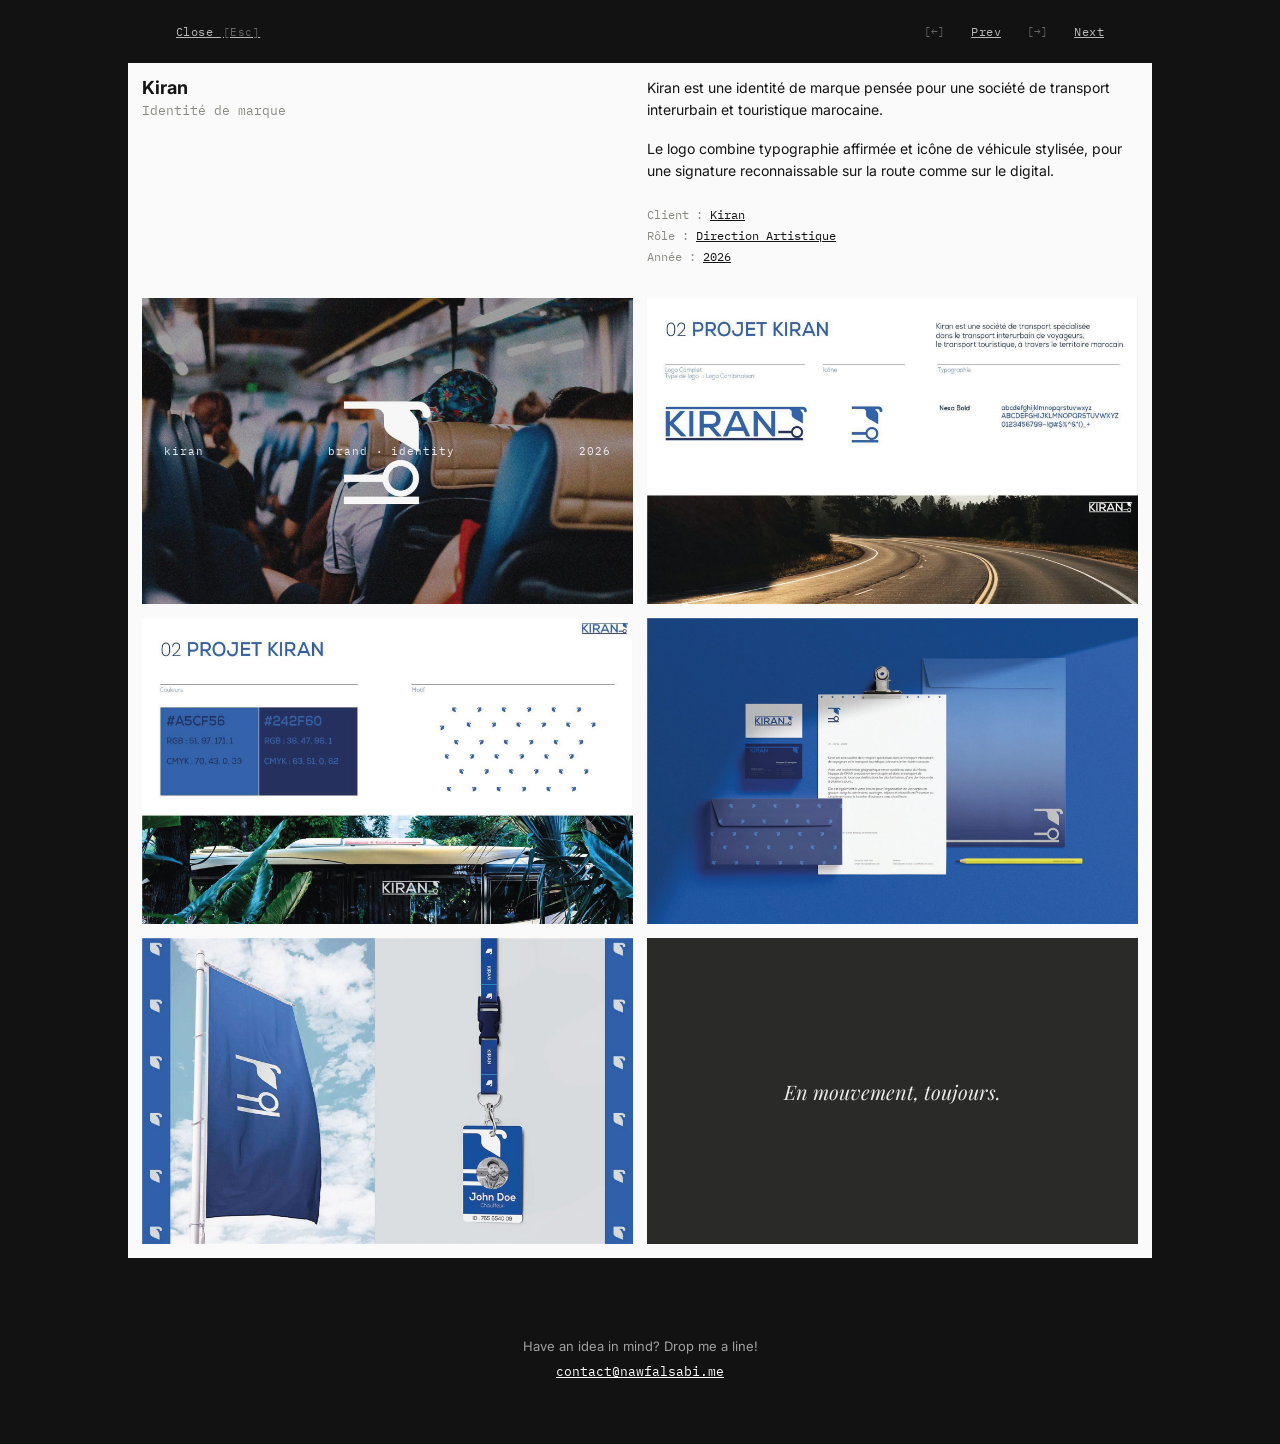
<file: kiran.html>
<!DOCTYPE html>
<html lang="fr">
<head>
	<meta charset="UTF-8" />
	<meta name="viewport" content="width=device-width, initial-scale=1.0" />
	<title>Kiran · Identité de marque & Direction Artistique · Nawfal Sabi</title>
	<link rel="canonical" href="https://nawfalsabi.me/kiran" />
	<meta name="description" content="Kiran : identité visuelle et système graphique conçus par Nawfal Sabi pour une marque de transport interurbain et touristique." />
	<meta name="robots" content="index, follow" />
	<meta name="author" content="Nawfal Sabi" />

	<!-- Open Graph / LinkedIn / WhatsApp -->
	<meta property="og:type" content="article" />
	<meta property="og:site_name" content="Nawfal Sabi" />
	<meta property="og:locale" content="fr_FR" />
	<meta property="og:url" content="https://nawfalsabi.me/kiran" />
	<meta property="og:title" content="Kiran · Identité de marque & Direction Artistique · Nawfal Sabi" />
	<meta property="og:description" content="Kiran : identité visuelle et système graphique conçus par Nawfal Sabi pour une marque de transport interurbain et touristique." />
	<meta property="og:image" content="https://nawfalsabi.me/assets/projects/kiran/01.jpg" />

	<!-- Twitter Card -->
	<meta name="twitter:card" content="summary_large_image" />
	<meta name="twitter:title" content="Kiran · Identité de marque & Direction Artistique · Nawfal Sabi" />
	<meta name="twitter:description" content="Kiran : identité visuelle et système graphique conçus par Nawfal Sabi pour une marque de transport interurbain et touristique." />
	<meta name="twitter:image" content="https://nawfalsabi.me/assets/projects/kiran/01.jpg" />

	<!-- Schema.org JSON-LD -->
	<script type="application/ld+json">
	{
		"@context": "https://schema.org",
		"@type": "CreativeWork",
		"name": "Kiran · Identité de marque",
		"description": "Kiran : identité visuelle et système graphique conçus par Nawfal Sabi pour une marque de transport interurbain et touristique.",
		"url": "https://nawfalsabi.me/kiran",
		"image": "https://nawfalsabi.me/assets/projects/kiran/01.jpg",
		"dateCreated": "2026",
		"creator": {
			"@type": "Person",
			"name": "Nawfal Sabi",
			"url": "https://nawfalsabi.me/"
		}
	}
	</script>

	<link rel="icon" type="image/svg+xml" href="favicon-dark.svg" />
	<link rel="preconnect" href="https://fonts.googleapis.com" />
	<link rel="preconnect" href="https://fonts.gstatic.com" crossorigin />
	<link href="https://fonts.googleapis.com/css2?family=Playfair+Display:ital,wght@0,400;0,600;1,400;1,600&family=IBM+Plex+Mono:wght@400;500&family=Inter:wght@300;400;500;700&display=swap" rel="stylesheet" />
	<link rel="stylesheet" href="style.css" />
</head>
<body class="project-page">
	<div id="custom-cursor" class="custom-cursor"></div>

	<div class="project-topbar">
		<a href="/" id="project-close" class="project-topbar-link">Close <span class="project-key-hint">[Esc]</span></a>
		<div class="project-topbar-nav">
			<span class="project-key-hint">[←]</span>
			<a href="#" id="project-prev" class="project-topbar-link">Prev</a>
			<span class="project-key-hint">[→]</span>
			<a href="#" id="project-next" class="project-topbar-link">Next</a>
		</div>
	</div>

	<div class="project-detail-card">
		<div class="project-header">
			<div>
				<p class="project-title" id="project-title">Kiran</p>
				<p class="project-subtitle" id="project-subtitle">Identité de marque</p>
			</div>

			<div>
				<div class="project-description" id="project-description"></div>
				<div class="project-meta" id="project-meta"></div>
			</div>
		</div>

		<div class="project-media-grid" id="project-media-grid"></div>
	</div>

	<div class="project-footer">
		<p>Have an idea in mind? Drop me a line!</p>
		<a href="mailto:contact@nawfalsabi.me">contact@nawfalsabi.me</a>
	</div>

	<script src="data.js"></script>
	<script src="project.js"></script>
</body>
</html>
</file>
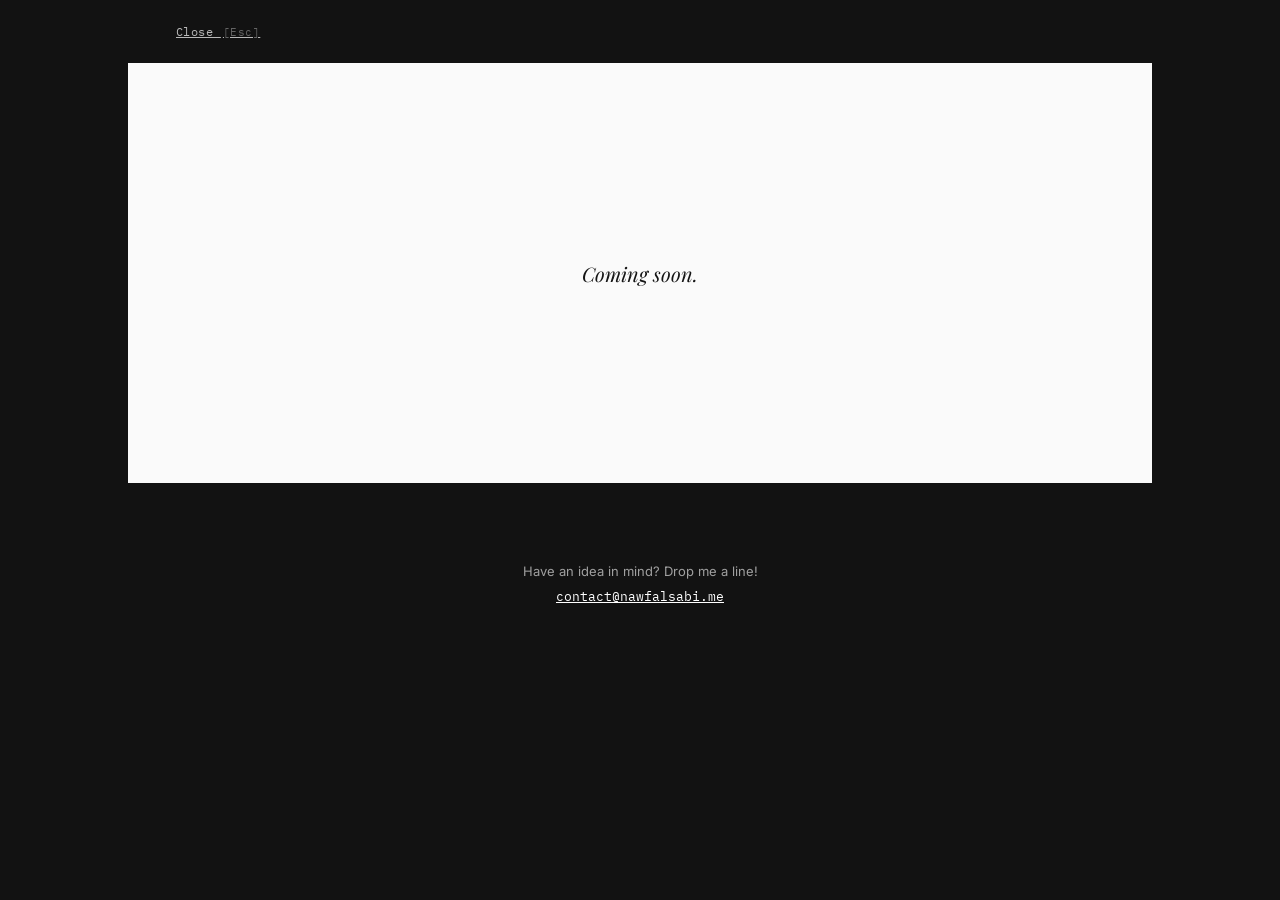
<file: notes.html>
<!DOCTYPE html>
<html lang="fr">
<head>
	<meta charset="UTF-8" />
	<meta name="viewport" content="width=device-width, initial-scale=1.0" />
	<title>Notes · Nawfal Sabi</title>
	<link rel="canonical" href="https://nawfalsabi.me/notes" />
	<meta name="description" content="Notes et réflexions de Nawfal Sabi." />
	<link rel="icon" type="image/svg+xml" href="favicon-dark.svg" />
	<link rel="preconnect" href="https://fonts.googleapis.com" />
	<link rel="preconnect" href="https://fonts.gstatic.com" crossorigin />
	<link href="https://fonts.googleapis.com/css2?family=Playfair+Display:ital,wght@0,400;0,600;1,400;1,600&family=IBM+Plex+Mono:wght@400;500&family=Inter:wght@300;400;500;700&display=swap" rel="stylesheet" />
	<link rel="stylesheet" href="style.css" />
</head>
<body class="project-page">
	<div id="custom-cursor" class="custom-cursor"></div>

	<div class="project-topbar">
		<a href="/" id="notes-close" class="project-topbar-link">Close <span class="project-key-hint">[Esc]</span></a>
	</div>

	<div class="project-detail-card">
		<div class="project-quote" style="min-height: 420px; background-color: #fafafa; color: #141414;">
			Coming soon.
		</div>
	</div>

	<div class="project-footer">
		<p>Have an idea in mind? Drop me a line!</p>
		<a href="mailto:contact@nawfalsabi.me">contact@nawfalsabi.me</a>
	</div>

	<script>
		const isLocalFile = window.location.protocol === "file:";
		const homeHref = isLocalFile ? "index.html" : "/";
		document.getElementById("notes-close").href = homeHref;

		if (!isLocalFile && window.location.pathname !== "/notes") {
			window.history.replaceState(null, "", "/notes");
		}

		document.addEventListener("keydown", (event) => {
			if (event.key === "Escape") {
				window.location.href = homeHref;
			}
		});

		const isCoarsePointer = window.matchMedia("(pointer: coarse)").matches;
		if (!isCoarsePointer) {
			document.body.classList.add("custom-cursor-active");
			const cursor = document.getElementById("custom-cursor");
			const CURSOR_HALF = 15;
			const SMOOTH_SPEED = 22;
			const hoverTargets = "a, button";
			let mouseX = 0, mouseY = 0, cursorX = 0, cursorY = 0;
			let hasInitialized = false, lastTime = 0, animationFrame = null;

			window.addEventListener("pointermove", (event) => {
				mouseX = event.clientX;
				mouseY = event.clientY;
				if (!hasInitialized) {
					cursorX = mouseX;
					cursorY = mouseY;
					hasInitialized = true;
					cursor.style.transform = `translate3d(${cursorX - CURSOR_HALF}px, ${cursorY - CURSOR_HALF}px, 0)`;
				}
				cursor.classList.add("visible");
				cursor.classList.toggle("is-hover", !!event.target?.closest(hoverTargets));
				if (animationFrame === null) {
					lastTime = performance.now();
					animationFrame = requestAnimationFrame(animateCursor);
				}
			}, { passive: true });

			document.addEventListener("mouseleave", () => cursor.classList.remove("visible"));

			function animateCursor(now) {
				const dt = Math.min(0.05, Math.max(0.001, (now - lastTime) / 1000));
				lastTime = now;
				const alpha = 1 - Math.exp(-SMOOTH_SPEED * dt);
				cursorX += (mouseX - cursorX) * alpha;
				cursorY += (mouseY - cursorY) * alpha;
				cursor.style.transform = `translate3d(${cursorX - CURSOR_HALF}px, ${cursorY - CURSOR_HALF}px, 0)`;
				const isMoving = Math.abs(mouseX - cursorX) > 0.05 || Math.abs(mouseY - cursorY) > 0.05;
				animationFrame = isMoving ? requestAnimationFrame(animateCursor) : null;
			}
		}
	</script>
</body>
</html>
</file>
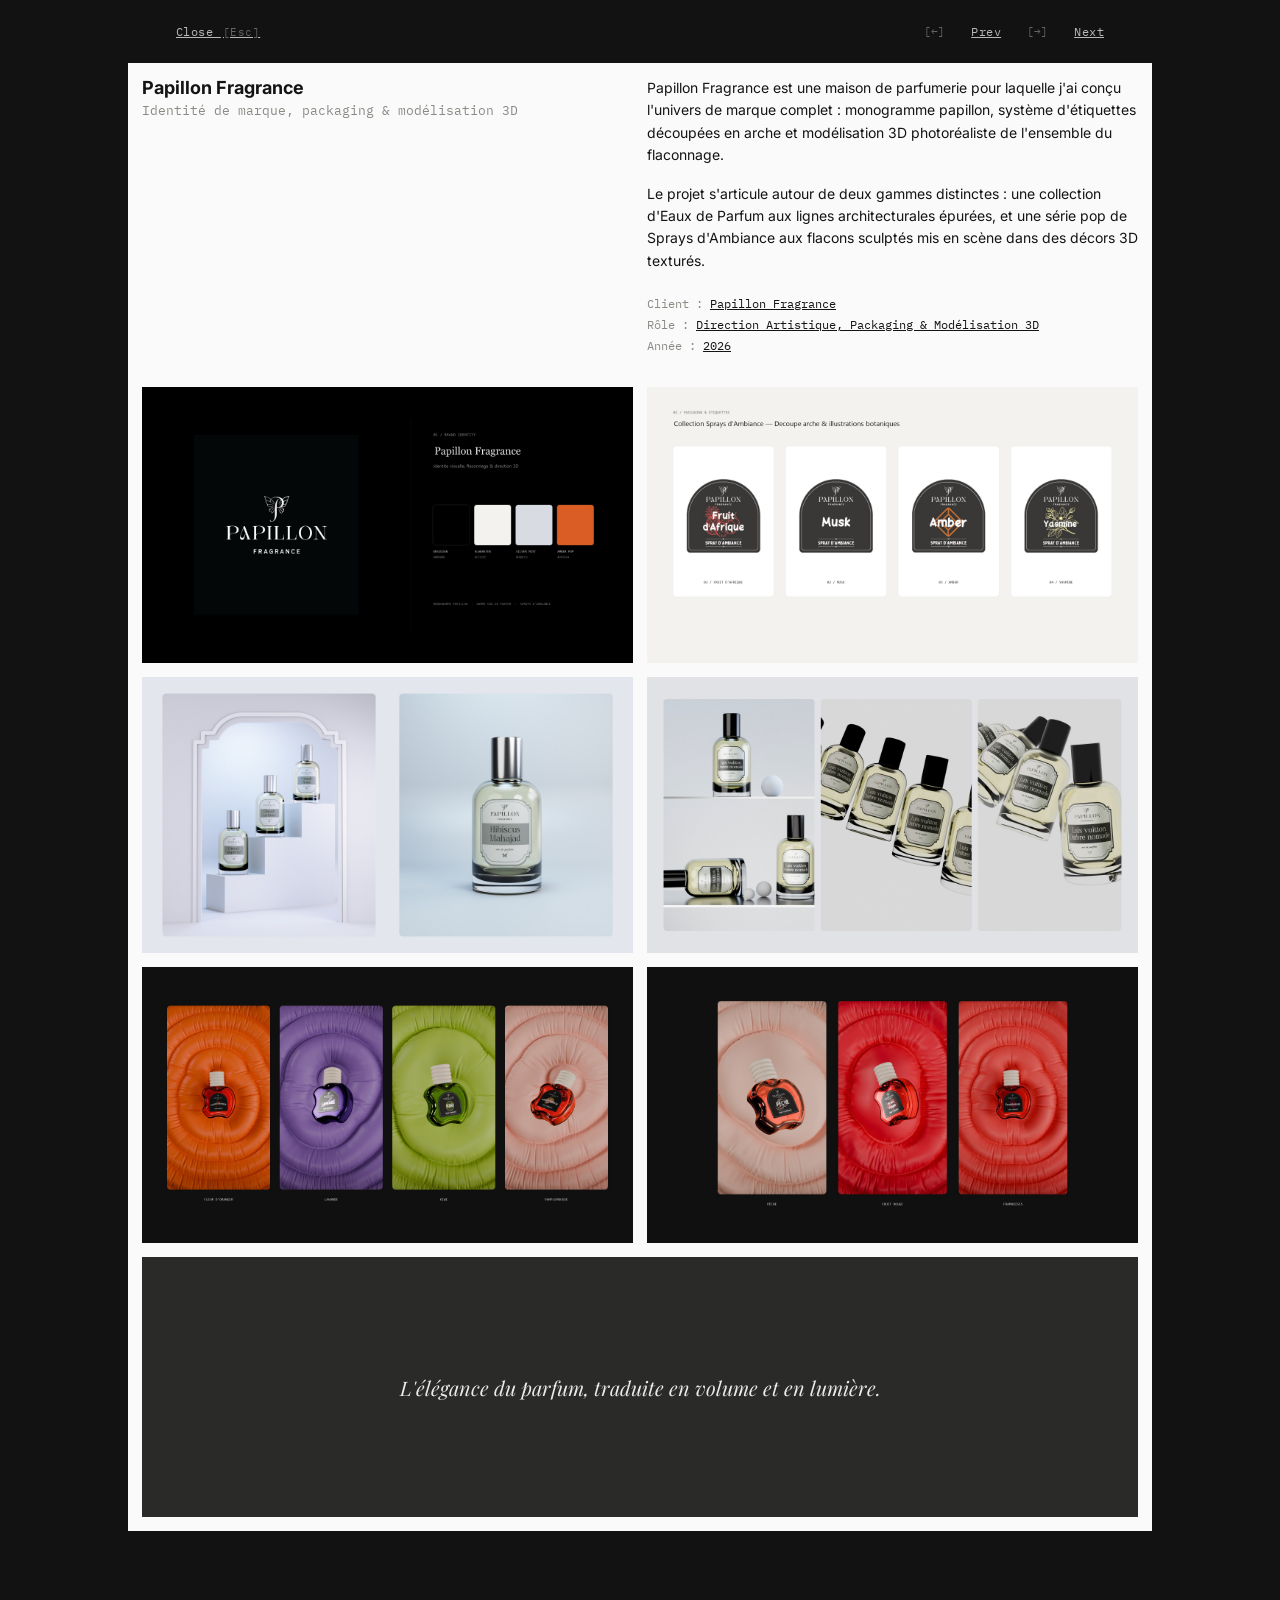
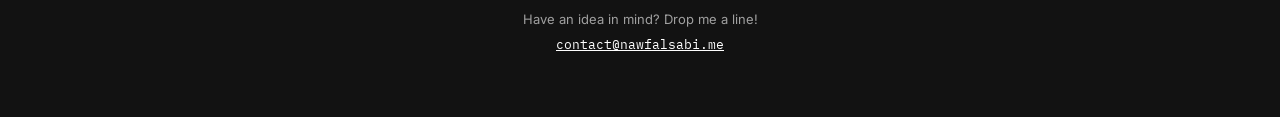
<file: papillon.html>
<!DOCTYPE html>
<html lang="fr">
<head>
	<meta charset="UTF-8" />
	<meta name="viewport" content="width=device-width, initial-scale=1.0" />
	<title>Papillon Fragrance · Branding, Packaging & Modélisation 3D · Nawfal Sabi</title>
	<link rel="canonical" href="https://nawfalsabi.me/papillon" />
	<meta name="description" content="Papillon Fragrance : identité visuelle, système d'étiquettes et modélisation 3D photoréaliste (Eaux de Parfum & Sprays d'Ambiance) par Nawfal Sabi." />
	<meta name="robots" content="index, follow" />
	<meta name="author" content="Nawfal Sabi" />

	<!-- Open Graph / LinkedIn / WhatsApp -->
	<meta property="og:type" content="article" />
	<meta property="og:site_name" content="Nawfal Sabi" />
	<meta property="og:locale" content="fr_FR" />
	<meta property="og:url" content="https://nawfalsabi.me/papillon" />
	<meta property="og:title" content="Papillon Fragrance · Branding, Packaging & Modélisation 3D · Nawfal Sabi" />
	<meta property="og:description" content="Papillon Fragrance : identité visuelle, système d'étiquettes et modélisation 3D photoréaliste (Eaux de Parfum & Sprays d'Ambiance) par Nawfal Sabi." />
	<meta property="og:image" content="https://nawfalsabi.me/assets/projects/papillon/00-cover.jpg" />

	<!-- Twitter Card -->
	<meta name="twitter:card" content="summary_large_image" />
	<meta name="twitter:title" content="Papillon Fragrance · Branding, Packaging & Modélisation 3D · Nawfal Sabi" />
	<meta name="twitter:description" content="Papillon Fragrance : identité visuelle, système d'étiquettes et modélisation 3D photoréaliste (Eaux de Parfum & Sprays d'Ambiance) par Nawfal Sabi." />
	<meta name="twitter:image" content="https://nawfalsabi.me/assets/projects/papillon/00-cover.jpg" />

	<!-- Schema.org JSON-LD -->
	<script type="application/ld+json">
	{
		"@context": "https://schema.org",
		"@type": "CreativeWork",
		"name": "Papillon Fragrance · Identité de marque, packaging & modélisation 3D",
		"description": "Papillon Fragrance : identité visuelle, système d'étiquettes et modélisation 3D photoréaliste (Eaux de Parfum & Sprays d'Ambiance) par Nawfal Sabi.",
		"url": "https://nawfalsabi.me/papillon",
		"image": "https://nawfalsabi.me/assets/projects/papillon/00-cover.jpg",
		"dateCreated": "2026",
		"creator": {
			"@type": "Person",
			"name": "Nawfal Sabi",
			"url": "https://nawfalsabi.me/"
		}
	}
	</script>

	<link rel="icon" type="image/svg+xml" href="favicon-dark.svg" />
	<link rel="preconnect" href="https://fonts.googleapis.com" />
	<link rel="preconnect" href="https://fonts.gstatic.com" crossorigin />
	<link href="https://fonts.googleapis.com/css2?family=Playfair+Display:ital,wght@0,400;0,600;1,400;1,600&family=IBM+Plex+Mono:wght@400;500&family=Inter:wght@300;400;500;700&display=swap" rel="stylesheet" />
	<link rel="stylesheet" href="style.css" />
</head>
<body class="project-page">
	<div id="custom-cursor" class="custom-cursor"></div>

	<div class="project-topbar">
		<a href="/" id="project-close" class="project-topbar-link">Close <span class="project-key-hint">[Esc]</span></a>
		<div class="project-topbar-nav">
			<span class="project-key-hint">[←]</span>
			<a href="#" id="project-prev" class="project-topbar-link">Prev</a>
			<span class="project-key-hint">[→]</span>
			<a href="#" id="project-next" class="project-topbar-link">Next</a>
		</div>
	</div>

	<div class="project-detail-card">
		<div class="project-header">
			<div>
				<p class="project-title" id="project-title">Papillon Fragrance</p>
				<p class="project-subtitle" id="project-subtitle">Identité de marque, packaging & modélisation 3D</p>
			</div>

			<div>
				<div class="project-description" id="project-description"></div>
				<div class="project-meta" id="project-meta"></div>
			</div>
		</div>

		<div class="project-media-grid" id="project-media-grid"></div>
	</div>

	<div class="project-footer">
		<p>Have an idea in mind? Drop me a line!</p>
		<a href="mailto:contact@nawfalsabi.me">contact@nawfalsabi.me</a>
	</div>

	<script src="data.js"></script>
	<script src="project.js"></script>
</body>
</html>
</file>
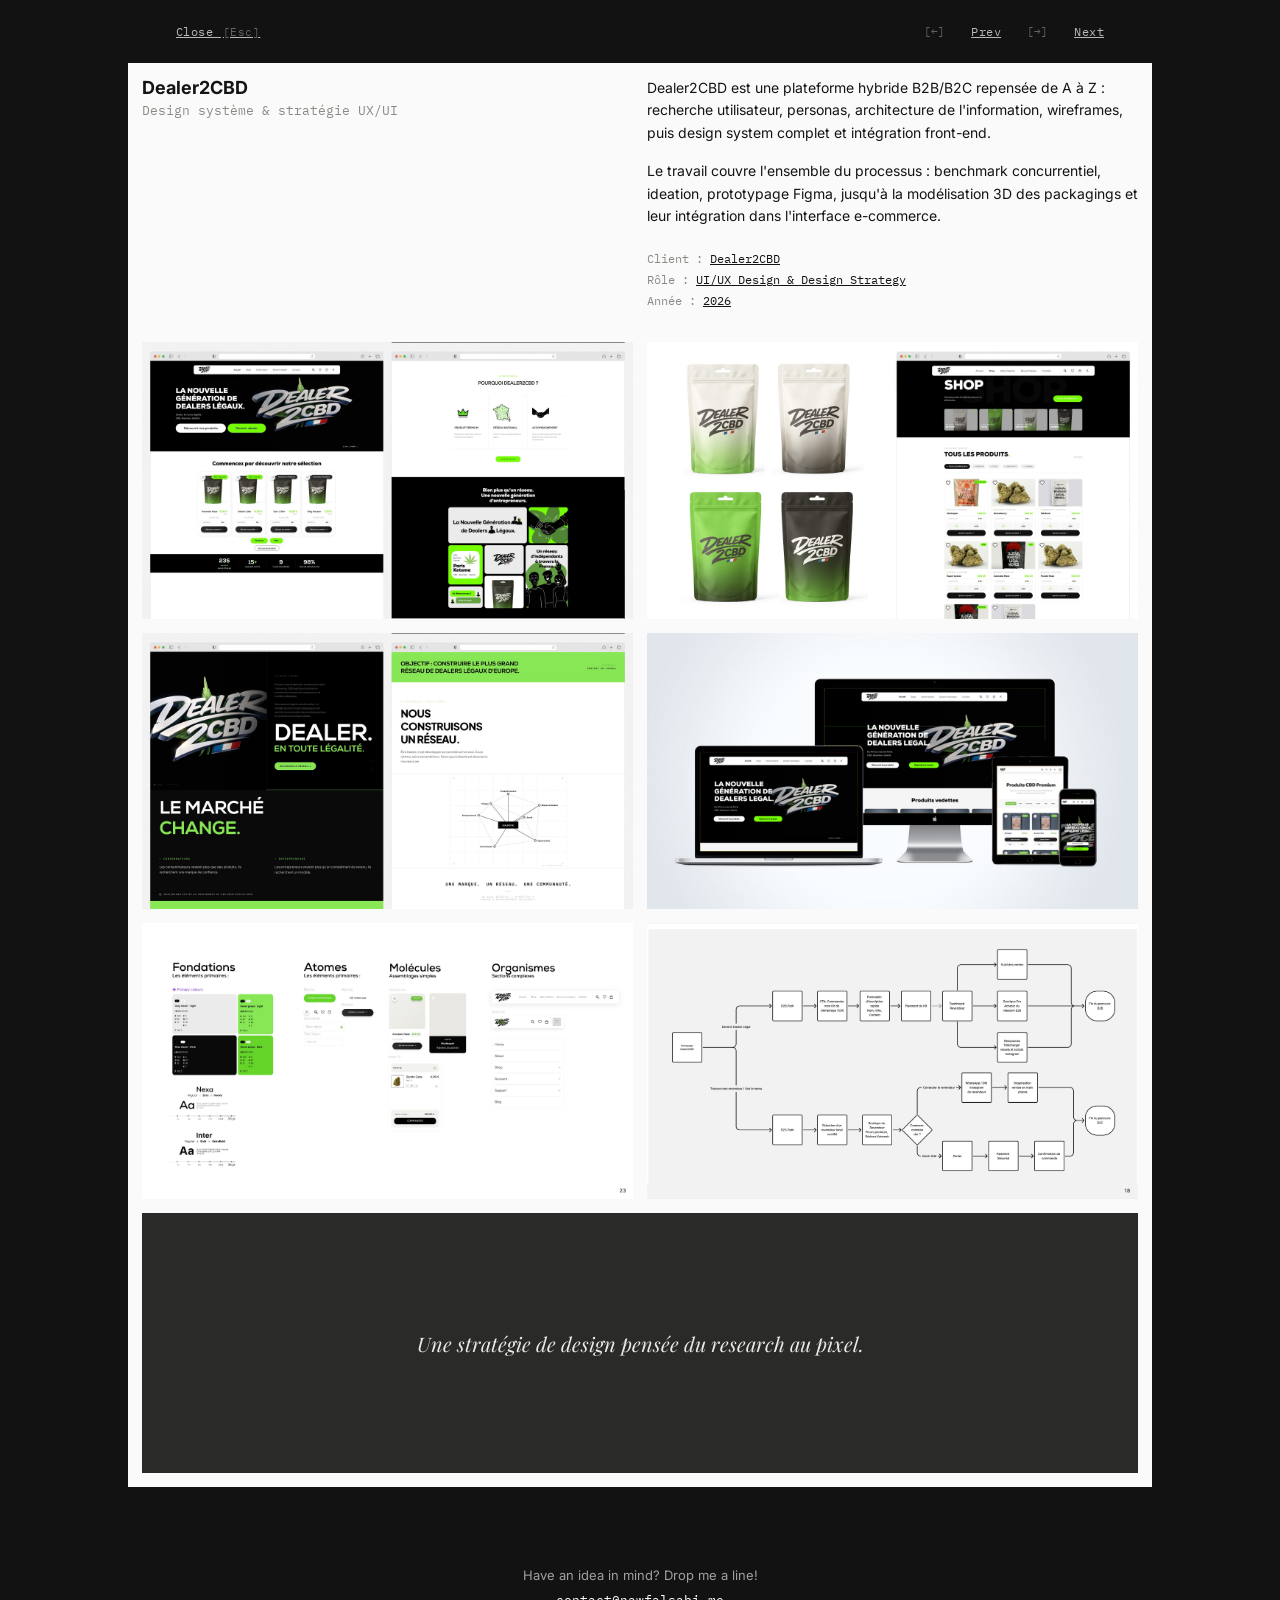
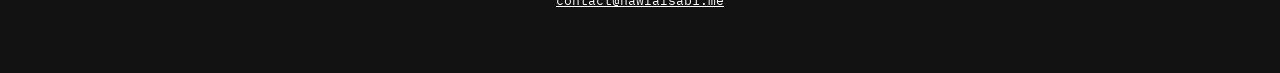
<file: project.html>
<!DOCTYPE html>
<html lang="fr">
<head>
	<meta charset="UTF-8" />
	<meta name="viewport" content="width=device-width, initial-scale=1.0" />
	<title>Projet · Nawfal Sabi</title>
	<link rel="icon" type="image/svg+xml" href="favicon-dark.svg" />
	<link rel="preconnect" href="https://fonts.googleapis.com" />
	<link rel="preconnect" href="https://fonts.gstatic.com" crossorigin />
	<link href="https://fonts.googleapis.com/css2?family=Playfair+Display:ital,wght@0,400;0,600;1,400;1,600&family=IBM+Plex+Mono:wght@400;500&family=Inter:wght@300;400;500;700&display=swap" rel="stylesheet" />
	<link rel="stylesheet" href="style.css" />
</head>
<body class="project-page">
	<div id="custom-cursor" class="custom-cursor"></div>

	<div class="project-topbar">
		<a href="/" id="project-close" class="project-topbar-link">Close <span class="project-key-hint">[Esc]</span></a>
		<div class="project-topbar-nav">
			<span class="project-key-hint">[←]</span>
			<a href="#" id="project-prev" class="project-topbar-link">Prev</a>
			<span class="project-key-hint">[→]</span>
			<a href="#" id="project-next" class="project-topbar-link">Next</a>
		</div>
	</div>

	<div class="project-detail-card">
		<div class="project-header">
			<div>
				<p class="project-title" id="project-title"></p>
				<p class="project-subtitle" id="project-subtitle"></p>
			</div>

			<div>
				<div class="project-description" id="project-description"></div>
				<div class="project-meta" id="project-meta"></div>
			</div>
		</div>

		<div class="project-media-grid" id="project-media-grid"></div>
	</div>

	<div class="project-footer">
		<p>Have an idea in mind? Drop me a line!</p>
		<a href="mailto:contact@nawfalsabi.me">contact@nawfalsabi.me</a>
	</div>

	<script src="data.js"></script>
	<script src="project.js"></script>
</body>
</html>
</file>
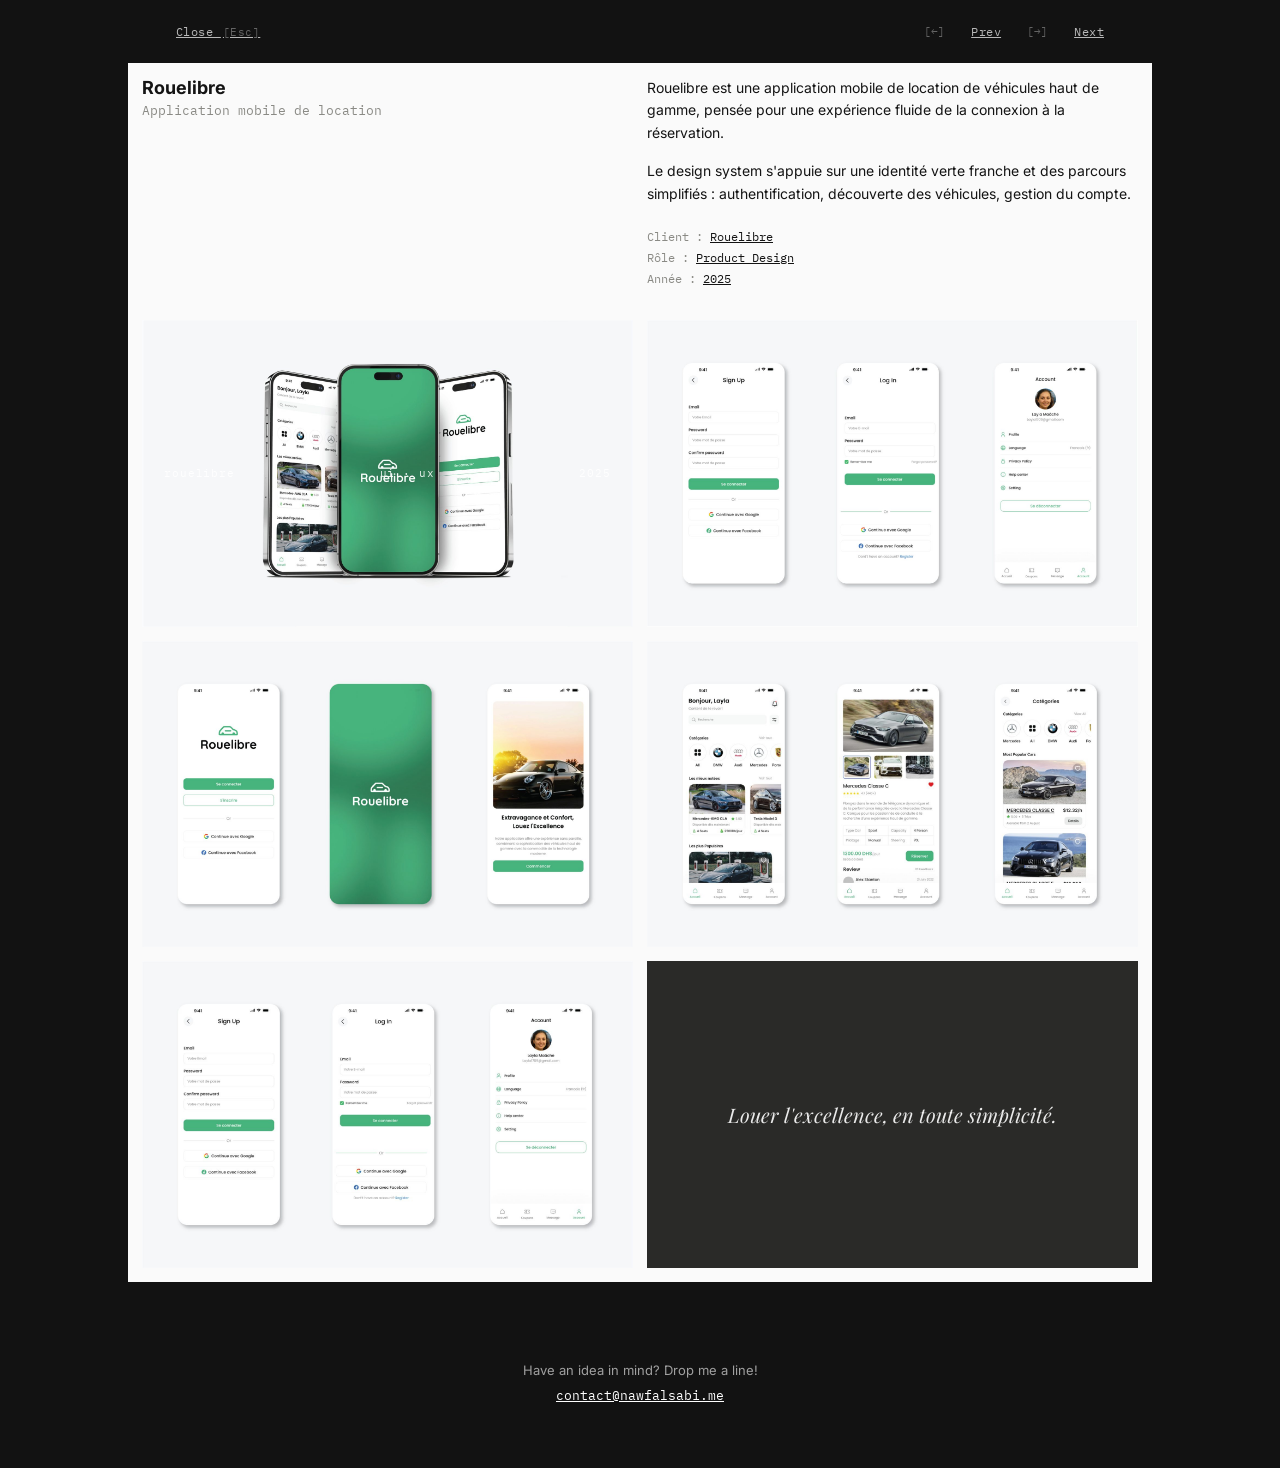
<file: rouelibre.html>
<!DOCTYPE html>
<html lang="fr">
<head>
	<meta charset="UTF-8" />
	<meta name="viewport" content="width=device-width, initial-scale=1.0" />
	<title>Rouelibre · Product Design & Application Mobile UI/UX · Nawfal Sabi</title>
	<link rel="canonical" href="https://nawfalsabi.me/rouelibre" />
	<meta name="description" content="Rouelibre : UI/UX Design et design system par Nawfal Sabi pour une application mobile de location de véhicules haut de gamme." />
	<meta name="robots" content="index, follow" />
	<meta name="author" content="Nawfal Sabi" />

	<!-- Open Graph / LinkedIn / WhatsApp -->
	<meta property="og:type" content="article" />
	<meta property="og:site_name" content="Nawfal Sabi" />
	<meta property="og:locale" content="fr_FR" />
	<meta property="og:url" content="https://nawfalsabi.me/rouelibre" />
	<meta property="og:title" content="Rouelibre · Product Design & Application Mobile UI/UX · Nawfal Sabi" />
	<meta property="og:description" content="Rouelibre : UI/UX Design et design system par Nawfal Sabi pour une application mobile de location de véhicules haut de gamme." />
	<meta property="og:image" content="https://nawfalsabi.me/assets/projects/rouelibre/02.jpg" />

	<!-- Twitter Card -->
	<meta name="twitter:card" content="summary_large_image" />
	<meta name="twitter:title" content="Rouelibre · Product Design & Application Mobile UI/UX · Nawfal Sabi" />
	<meta name="twitter:description" content="Rouelibre : UI/UX Design et design system par Nawfal Sabi pour une application mobile de location de véhicules haut de gamme." />
	<meta name="twitter:image" content="https://nawfalsabi.me/assets/projects/rouelibre/02.jpg" />

	<!-- Schema.org JSON-LD -->
	<script type="application/ld+json">
	{
		"@context": "https://schema.org",
		"@type": "CreativeWork",
		"name": "Rouelibre · Application mobile de location",
		"description": "Rouelibre : UI/UX Design et design system par Nawfal Sabi pour une application mobile de location de véhicules haut de gamme.",
		"url": "https://nawfalsabi.me/rouelibre",
		"image": "https://nawfalsabi.me/assets/projects/rouelibre/02.jpg",
		"dateCreated": "2025",
		"creator": {
			"@type": "Person",
			"name": "Nawfal Sabi",
			"url": "https://nawfalsabi.me/"
		}
	}
	</script>

	<link rel="icon" type="image/svg+xml" href="favicon-dark.svg" />
	<link rel="preconnect" href="https://fonts.googleapis.com" />
	<link rel="preconnect" href="https://fonts.gstatic.com" crossorigin />
	<link href="https://fonts.googleapis.com/css2?family=Playfair+Display:ital,wght@0,400;0,600;1,400;1,600&family=IBM+Plex+Mono:wght@400;500&family=Inter:wght@300;400;500;700&display=swap" rel="stylesheet" />
	<link rel="stylesheet" href="style.css" />
</head>
<body class="project-page">
	<div id="custom-cursor" class="custom-cursor"></div>

	<div class="project-topbar">
		<a href="/" id="project-close" class="project-topbar-link">Close <span class="project-key-hint">[Esc]</span></a>
		<div class="project-topbar-nav">
			<span class="project-key-hint">[←]</span>
			<a href="#" id="project-prev" class="project-topbar-link">Prev</a>
			<span class="project-key-hint">[→]</span>
			<a href="#" id="project-next" class="project-topbar-link">Next</a>
		</div>
	</div>

	<div class="project-detail-card">
		<div class="project-header">
			<div>
				<p class="project-title" id="project-title">Rouelibre</p>
				<p class="project-subtitle" id="project-subtitle">Application mobile de location</p>
			</div>

			<div>
				<div class="project-description" id="project-description"></div>
				<div class="project-meta" id="project-meta"></div>
			</div>
		</div>

		<div class="project-media-grid" id="project-media-grid"></div>
	</div>

	<div class="project-footer">
		<p>Have an idea in mind? Drop me a line!</p>
		<a href="mailto:contact@nawfalsabi.me">contact@nawfalsabi.me</a>
	</div>

	<script src="data.js"></script>
	<script src="project.js"></script>
</body>
</html>
</file>
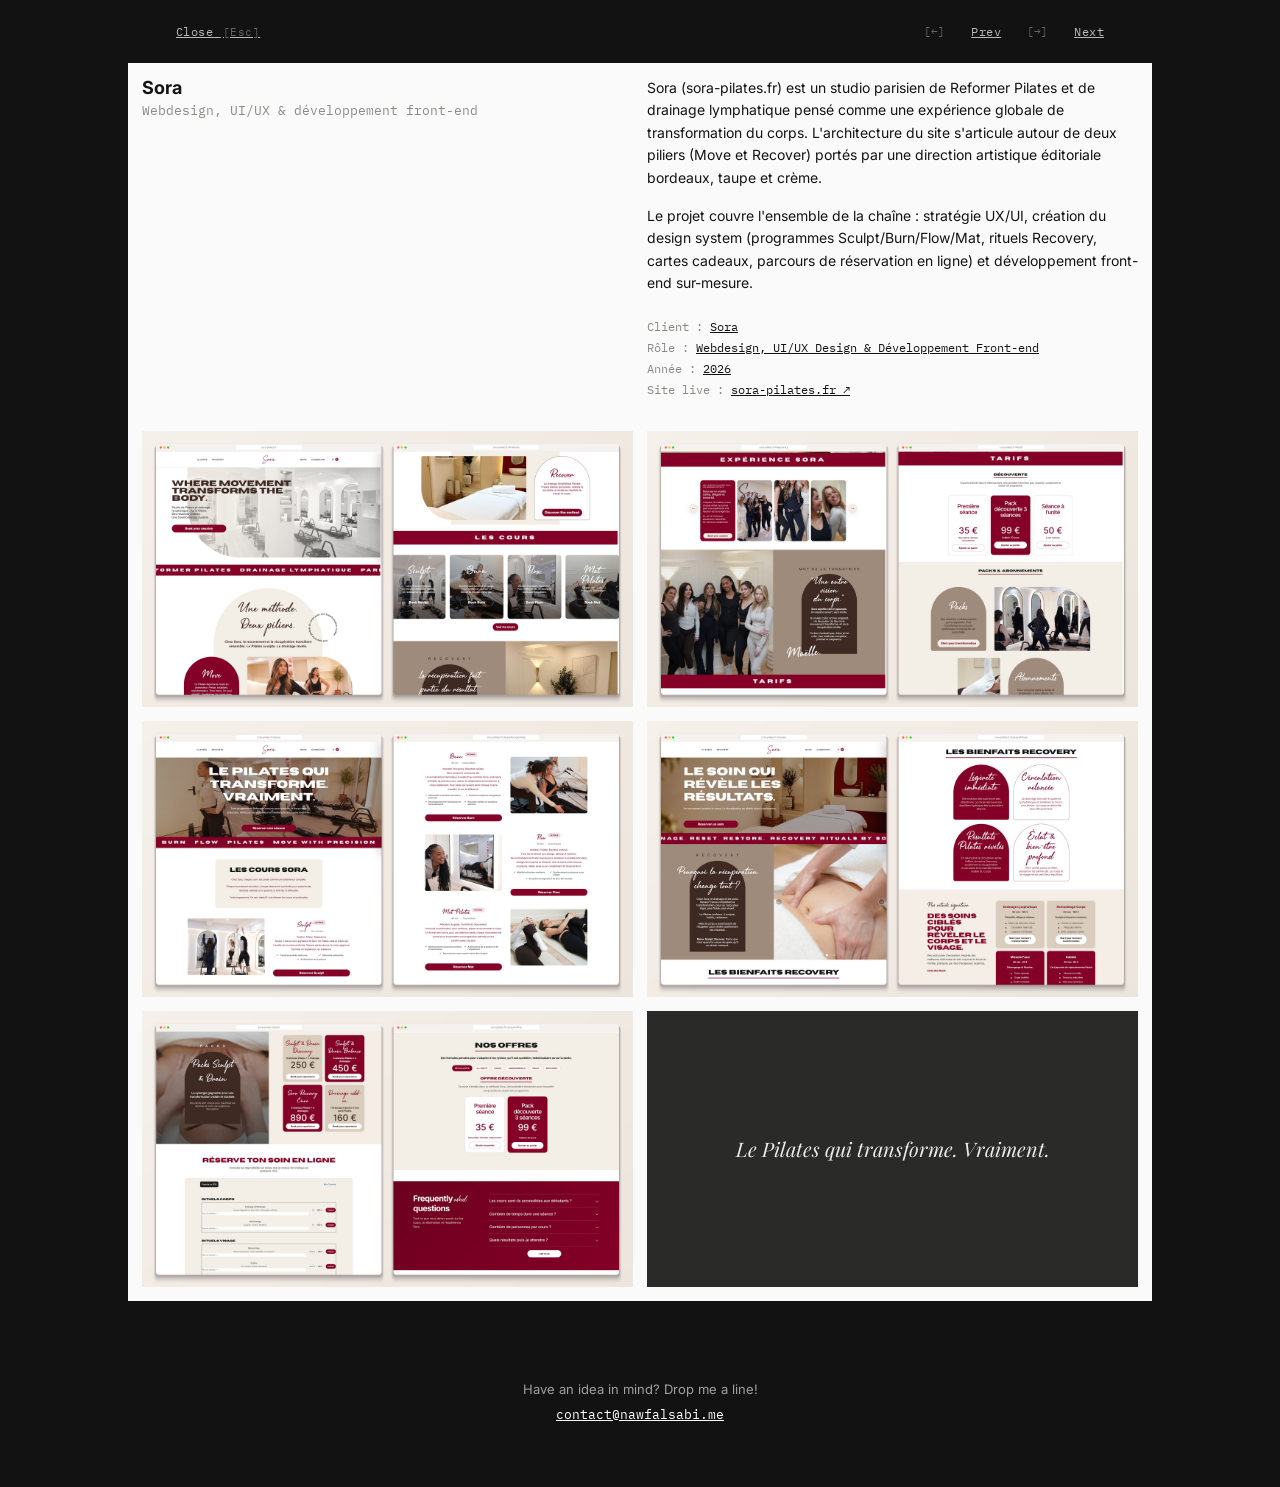
<file: sora.html>
<!DOCTYPE html>
<html lang="fr">
<head>
	<meta charset="UTF-8" />
	<meta name="viewport" content="width=device-width, initial-scale=1.0" />
	<title>Sora · Webdesign, UI/UX & développement front-end · Nawfal Sabi</title>
	<link rel="canonical" href="https://nawfalsabi.me/sora" />
	<meta name="description" content="Sora (sora-pilates.fr) : direction artistique, stratégie UX/UI, design system et développement front-end sur-mesure par Nawfal Sabi pour un studio parisien de Reformer Pilates." />
	<meta name="robots" content="index, follow" />
	<meta name="author" content="Nawfal Sabi" />

	<!-- Open Graph / LinkedIn / WhatsApp -->
	<meta property="og:type" content="article" />
	<meta property="og:site_name" content="Nawfal Sabi" />
	<meta property="og:locale" content="fr_FR" />
	<meta property="og:url" content="https://nawfalsabi.me/sora" />
	<meta property="og:title" content="Sora · Webdesign, UI/UX & développement front-end · Nawfal Sabi" />
	<meta property="og:description" content="Sora (sora-pilates.fr) : direction artistique, stratégie UX/UI, design system et développement front-end sur-mesure par Nawfal Sabi pour un studio parisien de Reformer Pilates." />
	<meta property="og:image" content="https://nawfalsabi.me/assets/projects/sora/01-hero.jpg" />

	<!-- Twitter Card -->
	<meta name="twitter:card" content="summary_large_image" />
	<meta name="twitter:title" content="Sora · Webdesign, UI/UX & développement front-end · Nawfal Sabi" />
	<meta name="twitter:description" content="Sora (sora-pilates.fr) : direction artistique, stratégie UX/UI, design system et développement front-end sur-mesure par Nawfal Sabi pour un studio parisien de Reformer Pilates." />
	<meta name="twitter:image" content="https://nawfalsabi.me/assets/projects/sora/01-hero.jpg" />

	<!-- Schema.org JSON-LD -->
	<script type="application/ld+json">
	{
		"@context": "https://schema.org",
		"@type": "CreativeWork",
		"name": "Sora · Webdesign, UI/UX & développement front-end",
		"description": "Sora (sora-pilates.fr) : direction artistique, stratégie UX/UI, design system et développement front-end sur-mesure par Nawfal Sabi pour un studio parisien de Reformer Pilates.",
		"url": "https://nawfalsabi.me/sora",
		"image": "https://nawfalsabi.me/assets/projects/sora/01-hero.jpg",
		"dateCreated": "2026",
		"creator": {
			"@type": "Person",
			"name": "Nawfal Sabi",
			"url": "https://nawfalsabi.me/"
		}
	}
	</script>

	<link rel="icon" type="image/svg+xml" href="favicon-dark.svg" />
	<link rel="preconnect" href="https://fonts.googleapis.com" />
	<link rel="preconnect" href="https://fonts.gstatic.com" crossorigin />
	<link href="https://fonts.googleapis.com/css2?family=Playfair+Display:ital,wght@0,400;0,600;1,400;1,600&family=IBM+Plex+Mono:wght@400;500&family=Inter:wght@300;400;500;700&display=swap" rel="stylesheet" />
	<link rel="stylesheet" href="style.css" />
</head>
<body class="project-page">
	<div id="custom-cursor" class="custom-cursor"></div>

	<div class="project-topbar">
		<a href="/" id="project-close" class="project-topbar-link">Close <span class="project-key-hint">[Esc]</span></a>
		<div class="project-topbar-nav">
			<span class="project-key-hint">[←]</span>
			<a href="#" id="project-prev" class="project-topbar-link">Prev</a>
			<span class="project-key-hint">[→]</span>
			<a href="#" id="project-next" class="project-topbar-link">Next</a>
		</div>
	</div>

	<div class="project-detail-card">
		<div class="project-header">
			<div>
				<p class="project-title" id="project-title">Sora</p>
				<p class="project-subtitle" id="project-subtitle">Webdesign, UI/UX & développement front-end</p>
			</div>

			<div>
				<div class="project-description" id="project-description"></div>
				<div class="project-meta" id="project-meta"></div>
			</div>
		</div>

		<div class="project-media-grid" id="project-media-grid"></div>
	</div>

	<div class="project-footer">
		<p>Have an idea in mind? Drop me a line!</p>
		<a href="mailto:contact@nawfalsabi.me">contact@nawfalsabi.me</a>
	</div>

	<script src="data.js"></script>
	<script src="project.js"></script>
</body>
</html>
</file>
<file: style.css>
:root {
	--bg: #FAFAF8;
	--fg: #141414;
	--meta: #8A8A85;
	--accent: #6B4EE6;
	--rule: #E8E8E4;
	--nav-bg: rgba(250, 250, 248, 0.75);
	--hero-bg: var(--bg);
	--card-bg: #1A1A18;
	--caption-muted: rgba(18, 18, 18, 0.5);
	--transition-theme: background-color 0.3s ease, color 0.3s ease, border-color 0.3s ease;
}

html.dark-theme {
	--bg: #121212;
	--fg: #F2F2F0;
	--meta: #9A9A95;
	--rule: #2A2A28;
	--nav-bg: rgba(18, 18, 18, 0.75);
	--card-bg: #050505;
	--caption-muted: rgba(242, 242, 240, 0.5);
}

* {
	box-sizing: border-box;
}

html {
	scroll-behavior: auto;
	overscroll-behavior-y: none;
}

::selection {
	background: var(--fg);
	color: var(--bg);
}

body {
	margin: 0;
	background-color: var(--bg);
	color: var(--fg);
	font-family: 'Inter', sans-serif;
	font-weight: 400;
	-webkit-font-smoothing: antialiased;
	-moz-osx-font-smoothing: grayscale;
	transition: var(--transition-theme);
}

a {
	color: inherit;
}

::-webkit-scrollbar {
	width: 0px;
}

@keyframes fadeIn {
	from {
		opacity: 0;
		filter: blur(4px);
		transform: translateY(10px);
	}
	to {
		opacity: 1;
		filter: blur(0);
		transform: translateY(0);
	}
}

.fade-hidden {
	opacity: 0;
}

.fade-visible {
	animation: fadeIn 500ms ease-out forwards;
}

/* ───────────────── Curseur personnalisé ───────────────── */
body.custom-cursor-active,
body.custom-cursor-active * {
	cursor: none !important;
}

.custom-cursor {
	position: fixed;
	top: 0;
	left: 0;
	width: 30px;
	height: 30px;
	pointer-events: none;
	z-index: 9999;
	opacity: 0;
	mix-blend-mode: difference;
	will-change: transform;
	backface-visibility: hidden;
	transition: opacity 0.2s ease;
}

.custom-cursor::after {
	content: "";
	display: block;
	width: 100%;
	height: 100%;
	border-radius: 50%;
	background: #fff;
	transform: scale(0.3333);
	will-change: transform;
	transition: transform 0.38s cubic-bezier(0.16, 1, 0.3, 1);
}

.custom-cursor.is-hover::after {
	transform: scale(1);
}

.custom-cursor.visible {
	opacity: 1;
}

/* ───────────────── Hero ───────────────── */
.hero-row {
	display: flex;
	align-items: flex-start;
	justify-content: space-between;
	width: 100%;
	gap: 24px;
	padding: 14px;
	background-color: var(--hero-bg);
	min-height: 600px;
	box-sizing: border-box;
	position: relative;
	transition: var(--transition-theme);
}

.hero-right-col {
	display: flex;
	flex-direction: column;
	align-items: flex-end;
	gap: 10px;
	flex-shrink: 0;
}

.hero-greeting-row {
	display: flex;
	align-items: center;
	gap: 10px;
	flex-shrink: 0;
}

/* ───────────────── Availability Blink Badge (Corentin Bernadou style) ───────────────── */
@keyframes availabilityBlink {
	0% {
		opacity: 1;
	}
	50% {
		opacity: 0;
	}
}

.availability-btn {
	position: relative;
	display: inline-flex;
	align-items: center;
	gap: 7px;
	padding: 0;
	background: none;
	border: none;
	font-family: 'Inter', sans-serif;
	font-weight: 600;
	font-size: 13px;
	color: var(--fg);
	cursor: pointer;
}

.availability-text {
	opacity: 0.5;
	transition: opacity 0.3s ease;
}

.availability-btn:hover .availability-text {
	opacity: 1;
}

.availability-dot {
	width: 8px;
	height: 8px;
	background-color: #FF4401;
	flex-shrink: 0;
	animation: availabilityBlink 0.75s infinite step-start;
}

.availability-btn:hover .availability-dot {
	animation-duration: 0.25s;
}

.availability-tooltip {
	position: absolute;
	top: 26px;
	right: 0;
	padding: 6px 12px;
	border-radius: 6px;
	background-color: rgba(133, 133, 133, 0.14);
	backdrop-filter: blur(8px);
	color: var(--fg);
	font-family: 'Inter', sans-serif;
	font-weight: 600;
	font-size: 12px;
	white-space: nowrap;
	pointer-events: none;
	opacity: 0;
	transition: opacity 0.3s ease;
	z-index: 20;
}

.availability-btn:hover .availability-tooltip,
.availability-btn.copied .availability-tooltip {
	opacity: 1;
}

.hero-greeting {
	font-family: 'Inter', sans-serif;
	font-weight: 700;
	font-size: 14px;
	color: var(--fg);
	margin: 0;
}

.theme-toggle {
	position: relative;
	width: 18px;
	height: 18px;
	padding: 0;
	background: none;
	border: none;
	cursor: pointer;
	color: var(--fg);
	flex-shrink: 0;
}

.theme-icon {
	position: absolute;
	inset: 0;
	width: 100%;
	height: 100%;
	transition: opacity 0.35s ease, transform 0.35s ease;
}

.theme-icon-sun {
	opacity: 1;
	transform: scale(1) rotate(0deg);
}

.theme-icon-moon {
	opacity: 0;
	transform: scale(0.5) rotate(120deg);
}

html.dark-theme .theme-icon-sun {
	opacity: 0;
	transform: scale(0.5) rotate(-120deg);
}

html.dark-theme .theme-icon-moon {
	opacity: 1;
	transform: scale(1) rotate(0deg);
}

.hero-bio-block {
	width: 460px;
	flex-shrink: 0;
	display: flex;
	flex-direction: column;
	gap: 21px;
}

.hero-bio-text {
	font-family: 'Inter', sans-serif;
	font-weight: 700;
	font-size: 14px;
	line-height: 16px;
	color: var(--fg);
	word-break: break-word;
}

.hero-bio-text p {
	margin: 0;
}

.hero-bio-text p + p {
	margin-top: 16px;
}

.hero-links {
	font-family: 'Inter', sans-serif;
	font-weight: 700;
	font-size: 14px;
	line-height: 1.5;
}

.hero-links p {
	margin: 0;
}

.hero-links a {
	color: var(--fg);
	text-decoration: underline;
}

.hero-portrait {
	width: 175px;
	height: 198px;
	flex-shrink: 0;
	position: relative;
	overflow: hidden;
	background-color: #d9d9d9;
}

.hero-portrait img {
	position: absolute;
	inset: 0;
	width: 100%;
	height: 100%;
	object-fit: cover;
}

/* ───────────────── Featured / Selected Work ───────────────── */
#featured,
.featured-section {
	display: flex;
	flex-direction: column;
	width: 100%;
	padding: 0 14px 48px;
	box-sizing: border-box;
	overflow: clip;
}

.featured-header {
	display: grid;
	grid-template-columns: repeat(3, minmax(50px, 1fr));
	gap: 14px;
	align-items: baseline;
	width: 100%;
	padding: 56px 0 8px;
	font-family: 'Inter', sans-serif;
	font-weight: 700;
	font-size: 14px;
	color: var(--meta);
}

.featured-header .align-right {
	text-align: right;
}

.featured-rule {
	height: 1px;
	background-color: var(--rule);
}

.featured-grid {
	display: grid;
	grid-template-columns: repeat(3, minmax(50px, 1fr));
	grid-auto-rows: 1px;
	align-items: start;
	column-gap: 14px;
	padding: 14px 0;
	width: 100%;
	position: relative;
}

.project-card {
	cursor: default;
	color: inherit;
	opacity: 1;
	filter: grayscale(0);
	text-decoration: none;
	transition: opacity 0.4s ease, filter 0.4s ease;
}

.featured-grid:has(.project-card-media:hover) .project-card {
	opacity: 0.4;
	filter: grayscale(0.8);
}

.featured-grid:has(.project-card-media:hover) .project-card:has(.project-card-media:hover) {
	opacity: 1;
	filter: grayscale(0);
}

.project-card-media {
	position: relative;
	overflow: hidden;
	background-color: #1A1A18;
}

.project-card-media img {
	width: 100%;
	height: auto;
	display: block;
}

.project-card-overlay {
	position: absolute;
	inset: 0;
	display: flex;
	align-items: center;
	justify-content: space-between;
	padding: 0 22px;
}

.project-card-overlay span {
	font-family: 'IBM Plex Mono', monospace;
	font-size: 11px;
	letter-spacing: 0.08em;
	color: rgba(255, 255, 255, 0.88);
}

.project-card-caption {
	padding-top: 13px;
	padding-bottom: 36px;
}

.project-card-caption .title {
	font-family: 'Manrope', sans-serif;
	font-size: 14px;
	font-weight: 400;
	line-height: 20px;
	color: var(--fg);
	margin: 0;
}

.project-card-caption .subtitle {
	font-family: 'Manrope', sans-serif;
	font-size: 14px;
	font-weight: 400;
	line-height: 20px;
	color: var(--caption-muted);
	margin: 0;
}

/* ───────────────── Archive ───────────────── */
#archive {
	max-width: 1200px;
	margin: 0 auto;
	padding: 120px 48px;
	width: 100%;
	box-sizing: border-box;
}

.section-label {
	font-family: 'IBM Plex Mono', monospace;
	font-size: 11px;
	letter-spacing: 0.14em;
	text-transform: uppercase;
	color: var(--meta);
	margin: 0 0 40px;
}

.archive-filters {
	display: flex;
	gap: 20px;
	margin-bottom: 48px;
	flex-wrap: wrap;
}

.archive-filters button {
	font-family: 'IBM Plex Mono', monospace;
	font-size: 11px;
	letter-spacing: 0.1em;
	background: none;
	border: none;
	cursor: pointer;
	padding: 0;
	color: var(--meta);
	transition: color 200ms ease;
	display: flex;
	align-items: center;
	gap: 20px;
}

.archive-filters button.active {
	color: var(--fg);
}

.archive-filters button .sep {
	color: var(--rule);
}

.archive-table-wrap {
	overflow-x: auto;
}

#archive table {
	width: 100%;
	border-collapse: collapse;
}

#archive thead tr {
	border-bottom: 1px solid var(--rule);
}

#archive th {
	font-family: 'IBM Plex Mono', monospace;
	font-size: 10px;
	letter-spacing: 0.14em;
	text-transform: uppercase;
	color: var(--meta);
	font-weight: 400;
	text-align: left;
	padding: 0 0 16px;
}

#archive th:nth-child(2) {
	padding-right: 40px;
}

#archive tbody tr {
	border-bottom: 1px solid var(--rule);
	transition: opacity 250ms ease;
	cursor: pointer;
}

#archive tbody tr.dimmed {
	opacity: 0.25;
}

#archive td {
	padding: 22px 40px 22px 0;
}

#archive td.id-cell {
	font-family: 'IBM Plex Mono', monospace;
	font-size: 11px;
	color: var(--meta);
	letter-spacing: 0.06em;
	width: 100px;
}

#archive td.title-cell {
	font-family: 'Inter', sans-serif;
	font-size: 15px;
	font-weight: 400;
	color: var(--fg);
	transition: font-weight 200ms ease;
}

#archive tbody tr:hover td.title-cell {
	font-weight: 500;
}

#archive td.focus-cell,
#archive td.year-cell {
	font-family: 'IBM Plex Mono', monospace;
	font-size: 11px;
	color: var(--meta);
}

.archive-preview {
	position: fixed;
	width: 240px;
	aspect-ratio: 16 / 9;
	background-color: #E0E0DC;
	overflow: hidden;
	pointer-events: none;
	z-index: 100;
	display: none;
	animation: fadeIn 200ms ease-out forwards;
}

.archive-preview.visible {
	display: block;
}

.archive-preview img {
	width: 100%;
	height: 100%;
	object-fit: cover;
	display: block;
}

/* ───────────────── About ───────────────── */
#about {
	max-width: 1200px;
	margin: 0 auto;
	padding: 120px 48px 160px;
	width: 100%;
	box-sizing: border-box;
}

.about-grid {
	display: grid;
	grid-template-columns: 1fr 1fr;
	gap: 80px;
	align-items: start;
}

.about-grid h2 {
	font-family: 'Playfair Display', serif;
	font-style: italic;
	font-weight: 400;
	font-size: clamp(28px, 3vw, 40px);
	line-height: 1.2;
	letter-spacing: -0.01em;
	color: var(--fg);
	margin: 0 0 40px;
}

.about-bio {
	font-family: 'Inter', sans-serif;
	font-size: 15px;
	font-weight: 300;
	line-height: 1.75;
	color: var(--fg);
	max-width: 440px;
	margin: 0;
}

.about-skills {
	margin-bottom: 64px;
}

.mono-label {
	font-family: 'IBM Plex Mono', monospace;
	font-size: 10px;
	letter-spacing: 0.14em;
	text-transform: uppercase;
	color: var(--meta);
	margin: 0 0 24px;
}

.skills-grid {
	display: grid;
	grid-template-columns: 1fr 1fr;
	gap: 12px 40px;
}

.skills-grid span {
	font-family: 'IBM Plex Mono', monospace;
	font-size: 12px;
	color: var(--meta);
	letter-spacing: 0.02em;
}

.copy-email-btn {
	font-family: 'Inter', sans-serif;
	font-size: 15px;
	font-weight: 400;
	color: var(--fg);
	background: none;
	border: none;
	padding: 0;
	cursor: pointer;
	transition: color 250ms ease;
	display: flex;
	align-items: center;
	gap: 12px;
}

.copy-email-btn.copied {
	color: var(--accent);
}

.mono-hint {
	font-family: 'IBM Plex Mono', monospace;
	font-size: 10px;
	color: var(--meta);
	letter-spacing: 0.1em;
}

/* ───────────────── Footer ───────────────── */
footer {
	border-top: 1px solid var(--rule);
	max-width: 1200px;
	margin: 0 auto;
	padding: 40px 48px;
	display: flex;
	align-items: center;
	justify-content: space-between;
	flex-wrap: wrap;
	gap: 24px;
	box-sizing: border-box;
	width: 100%;
}

.footer-name {
	font-family: 'Playfair Display', serif;
	font-style: italic;
	font-size: 18px;
	color: var(--fg);
	display: block;
	margin-bottom: 6px;
}

.footer-email {
	font-family: 'IBM Plex Mono', monospace;
	font-size: 11px;
	color: var(--meta);
	text-decoration: none;
	transition: color 200ms ease;
}

.footer-email:hover {
	color: var(--fg);
}

.footer-links {
	display: flex;
	align-items: center;
	gap: 32px;
	font-family: 'IBM Plex Mono', monospace;
	font-size: 11px;
	color: var(--meta);
}

.footer-links a {
	color: var(--meta);
	text-decoration: none;
	letter-spacing: 0.06em;
	transition: color 200ms ease;
}

.footer-links a:hover {
	color: var(--fg);
}

.footer-links span {
	letter-spacing: 0.04em;
}

.footer-links .dot {
	color: var(--rule);
}

/* ───────────────── Responsive ───────────────── */
@media (max-width: 1024px) {
	.featured-grid {
		grid-template-columns: 1fr 1fr;
	}

	.hero-bio-block {
		width: auto;
		flex: 1;
		min-width: 0;
	}

	.about-grid {
		grid-template-columns: 1fr;
		gap: 48px;
	}
}

@media (max-width: 680px) {
	.hero-row {
		flex-direction: column;
		gap: 20px;
	}

	.hero-bio-block {
		width: 100%;
		flex-shrink: unset;
	}

	.hero-portrait {
		display: none;
	}

	.featured-grid {
		grid-template-columns: 1fr;
		padding: 0 4px;
	}

	#archive,
	#about {
		padding: 80px 24px;
	}

	footer {
		padding: 32px 24px;
	}

	.project-header {
		grid-template-columns: 1fr;
		gap: 32px;
	}

	.project-media-grid {
		grid-template-columns: 1fr;
	}
}

/* ───────────────── Page projet ───────────────── */
body.project-page {
	background-color: rgb(18, 18, 18);
	min-height: 100vh;
}

.project-topbar {
	position: sticky;
	top: 0;
	z-index: 50;
	display: flex;
	align-items: center;
	justify-content: space-between;
	padding: 24px 48px;
	width: 80%;
	margin: 0 auto;
	background-color: rgb(18, 18, 18);
}

.project-topbar-nav {
	display: flex;
	gap: 24px;
}

.project-topbar-link {
	font-family: 'IBM Plex Mono', monospace;
	font-size: 12px;
	letter-spacing: 0.04em;
	color: rgba(255, 255, 255, 0.7);
	text-decoration: underline;
	transition: color 0.2s ease;
}

.project-topbar-link:hover {
	color: #fff;
}

.project-key-hint {
	font-family: 'IBM Plex Mono', monospace;
	font-size: 11px;
	color: rgba(255, 255, 255, 0.35);
	margin: 0 2px;
}

.project-detail-card {
	display: flex;
	flex-direction: column;
	background-color: #fafafa;
	width: 80%;
	margin: 0 auto 48px;
	overflow: hidden;
	box-sizing: border-box;
}

.project-header {
	display: grid;
	grid-template-columns: repeat(2, minmax(50px, 1fr));
	gap: 14px;
	padding: 14px;
}

.project-title {
	font-family: 'Inter', sans-serif;
	font-weight: 700;
	font-size: 18px;
	color: var(--fg);
	margin: 0 0 4px;
}

.project-subtitle {
	font-family: 'IBM Plex Mono', monospace;
	font-size: 13px;
	color: var(--meta);
	margin: 0;
}

.project-description {
	font-family: 'Inter', sans-serif;
	font-size: 14px;
	line-height: 1.6;
	color: var(--fg);
}

.project-description p {
	margin: 0 0 16px;
}

.project-meta {
	margin-top: 24px;
	font-family: 'IBM Plex Mono', monospace;
	font-size: 12px;
	color: var(--meta);
}

.project-meta p {
	margin: 0 0 6px;
}

.project-meta span,
.project-meta a {
	color: var(--fg);
	text-decoration: underline;
}

.project-media-grid {
	display: grid;
	grid-template-columns: 1fr 1fr;
	gap: 14px;
	padding: 14px;
}

.project-media {
	position: relative;
	overflow: hidden;
	background-color: #1a1a18;
}

.project-media-full {
	grid-column: 1 / -1;
}

.project-media-zoomable {
	cursor: zoom-in;
}

.project-media img,
.project-media video {
	width: 100%;
	height: 100%;
	object-fit: cover;
	display: block;
}

/* ───────────────── Lightbox plein écran (exception projet) ───────────────── */
.lightbox-overlay {
	position: fixed;
	inset: 0;
	z-index: 900;
	background-color: rgba(12, 12, 12, 0.94);
	backdrop-filter: blur(8px);
	display: flex;
	align-items: center;
	justify-content: center;
	padding: 32px;
	opacity: 0;
	pointer-events: none;
	transition: opacity 0.25s ease;
}

.lightbox-overlay.is-open {
	opacity: 1;
	pointer-events: auto;
}

.lightbox-img {
	max-width: 92vw;
	max-height: 88vh;
	width: auto;
	height: auto;
	object-fit: contain;
	box-shadow: 0 24px 64px rgba(0, 0, 0, 0.6);
}

.lightbox-close {
	position: fixed;
	top: 24px;
	right: 32px;
	background: none;
	border: none;
	color: rgba(255, 255, 255, 0.8);
	font-family: 'IBM Plex Mono', monospace;
	font-size: 13px;
	text-decoration: underline;
	cursor: pointer;
}

.lightbox-close:hover {
	color: #fff;
}

.project-media-overlay {
	position: absolute;
	inset: 0;
	display: flex;
	align-items: center;
	justify-content: space-between;
	padding: 0 22px;
}

.project-media-overlay span {
	font-family: 'IBM Plex Mono', monospace;
	font-size: 11px;
	letter-spacing: 0.08em;
	color: rgba(255, 255, 255, 0.88);
}

.project-quote {
	background-color: #2a2a28;
	color: rgba(255, 255, 255, 0.9);
	display: flex;
	align-items: center;
	justify-content: center;
	text-align: center;
	padding: 40px;
	font-family: 'Playfair Display', serif;
	font-style: italic;
	font-size: clamp(16px, 1.6vw, 20px);
	min-height: 260px;
}

.project-quote:nth-child(odd):last-child {
	grid-column: 1 / -1;
}

.project-footer {
	max-width: 1200px;
	margin: 0 auto;
	padding: 32px 48px 64px;
	text-align: center;
}

.project-footer p {
	font-family: 'Inter', sans-serif;
	font-size: 13px;
	color: rgba(255, 255, 255, 0.6);
	margin: 0 0 6px;
}

.project-footer a {
	font-family: 'IBM Plex Mono', monospace;
	font-size: 13px;
	color: #fff;
	text-decoration: underline;
}

/* ───────────────── Notes / Journal éditorial ───────────────── */
.notes-list {
	display: flex;
	flex-direction: column;
	border-top: 1px solid #e8e8e4;
	margin: 0 14px 14px;
}

.note-row {
	display: grid;
	grid-template-columns: 72px 1fr auto;
	align-items: baseline;
	gap: 16px;
	padding: 16px 8px;
	border-bottom: 1px solid #e8e8e4;
	background: none;
	border-left: none;
	border-right: none;
	border-top: none;
	text-align: left;
	width: 100%;
	transition: background-color 0.2s ease, padding-left 0.2s ease;
}

.note-row:hover,
.note-row.active {
	background-color: #f0f0ec;
	padding-left: 14px;
}

.note-num {
	font-family: 'IBM Plex Mono', monospace;
	font-size: 12px;
	color: var(--meta);
}

.note-row-title {
	font-family: 'Inter', sans-serif;
	font-weight: 700;
	font-size: 15px;
	color: var(--fg);
}

.note-tag {
	font-family: 'IBM Plex Mono', monospace;
	font-size: 11px;
	color: var(--meta);
}

.note-article {
	padding: 36px 48px 52px;
	max-width: 780px;
}

.note-article-kicker {
	font-family: 'IBM Plex Mono', monospace;
	font-size: 11px;
	letter-spacing: 0.06em;
	text-transform: uppercase;
	color: var(--meta);
	margin: 0 0 12px;
}

.note-article-title {
	font-family: 'Inter', sans-serif;
	font-weight: 700;
	font-size: clamp(22px, 2.4vw, 30px);
	line-height: 1.2;
	color: var(--fg);
	margin: 0 0 28px;
}

.note-article-body p {
	font-family: 'Inter', sans-serif;
	font-size: 15px;
	line-height: 1.75;
	color: #222;
	margin: 0 0 20px;
}

.note-article-body h3 {
	font-family: 'Inter', sans-serif;
	font-weight: 700;
	font-size: 16px;
	color: var(--fg);
	margin: 32px 0 12px;
}

.note-article-quote {
	margin: 32px 0;
	padding: 24px 28px;
	background-color: #141414;
	color: #fafafa;
	font-family: 'Playfair Display', serif;
	font-style: italic;
	font-size: 18px;
	line-height: 1.5;
}

.note-article-related {
	margin-top: 36px;
	padding-top: 20px;
	border-top: 1px solid #e8e8e4;
	font-family: 'IBM Plex Mono', monospace;
	font-size: 12px;
	color: var(--meta);
}

.note-article-related a {
	color: var(--fg);
	text-decoration: underline;
}

@media (max-width: 768px) {
	.note-row {
		grid-template-columns: 48px 1fr;
	}
	.note-tag {
		display: none;
	}
	.note-article {
		padding: 24px 16px 36px;
	}
}
</file>
